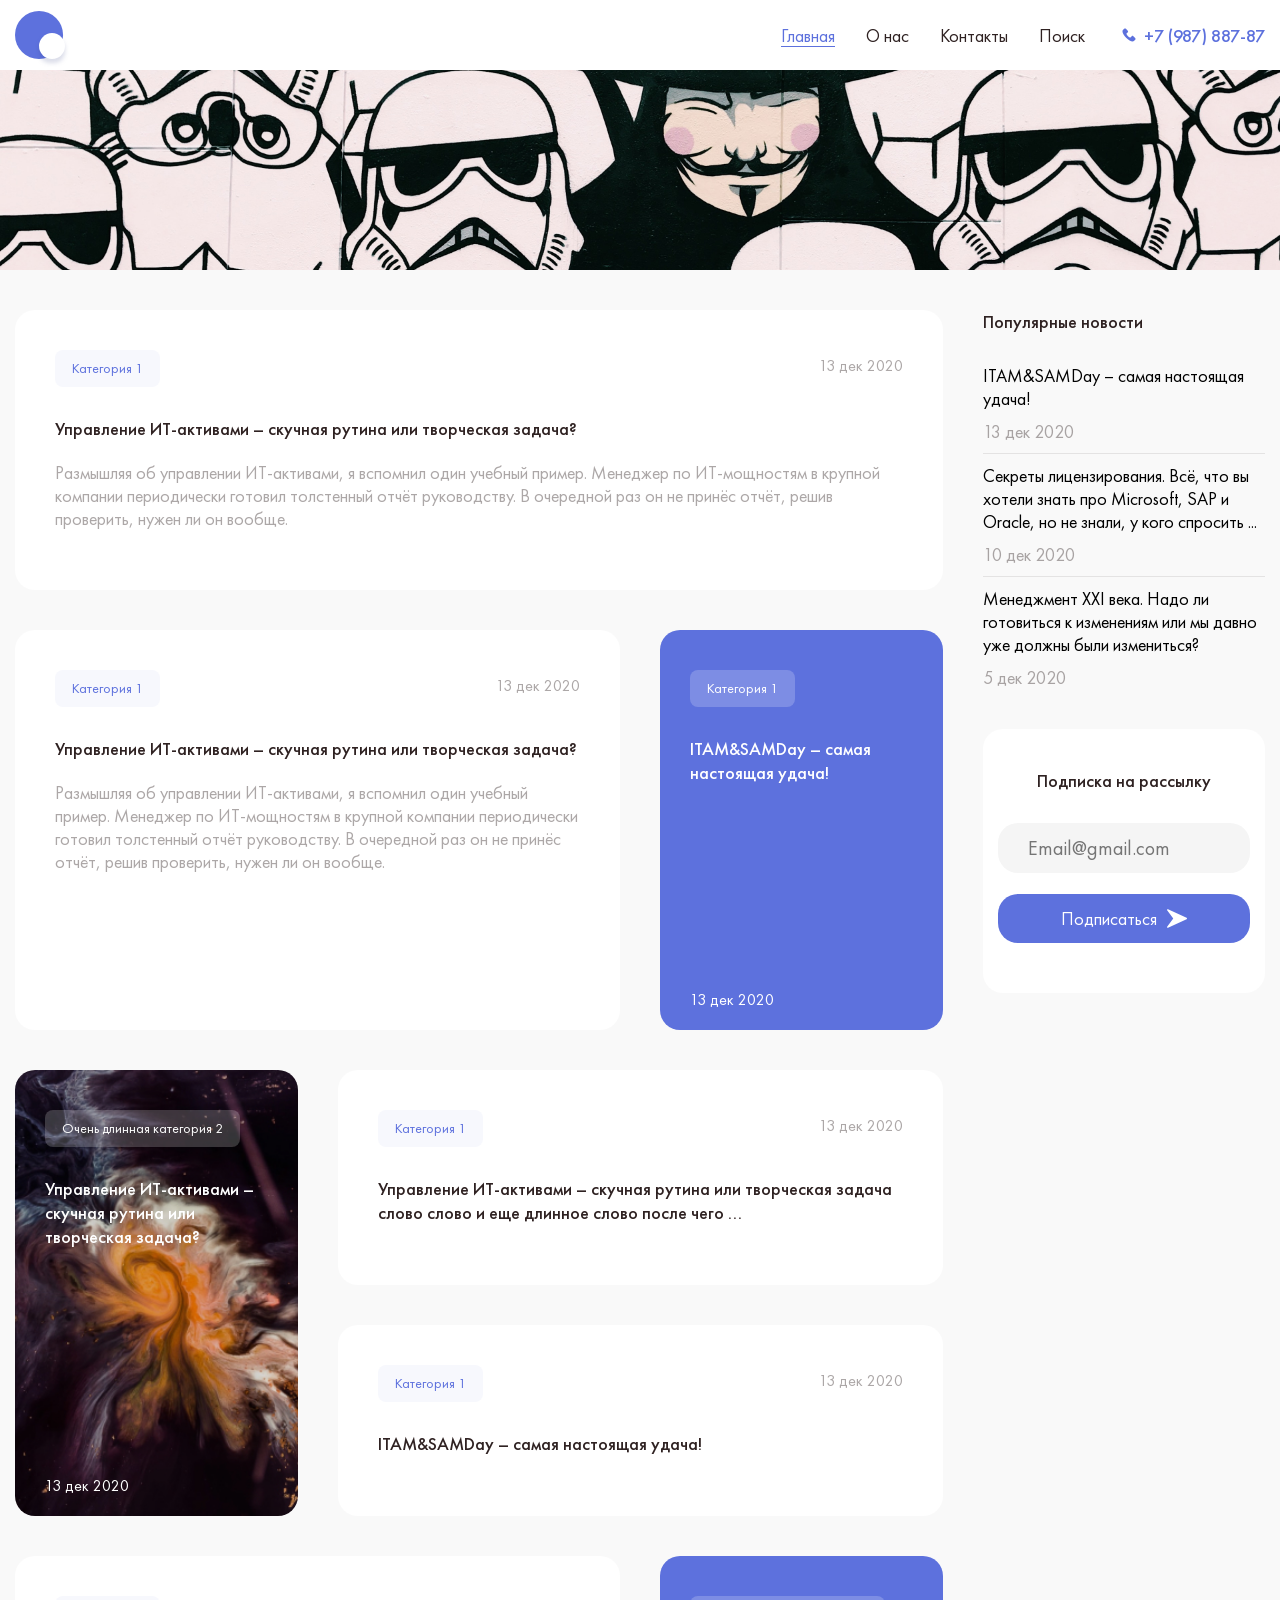
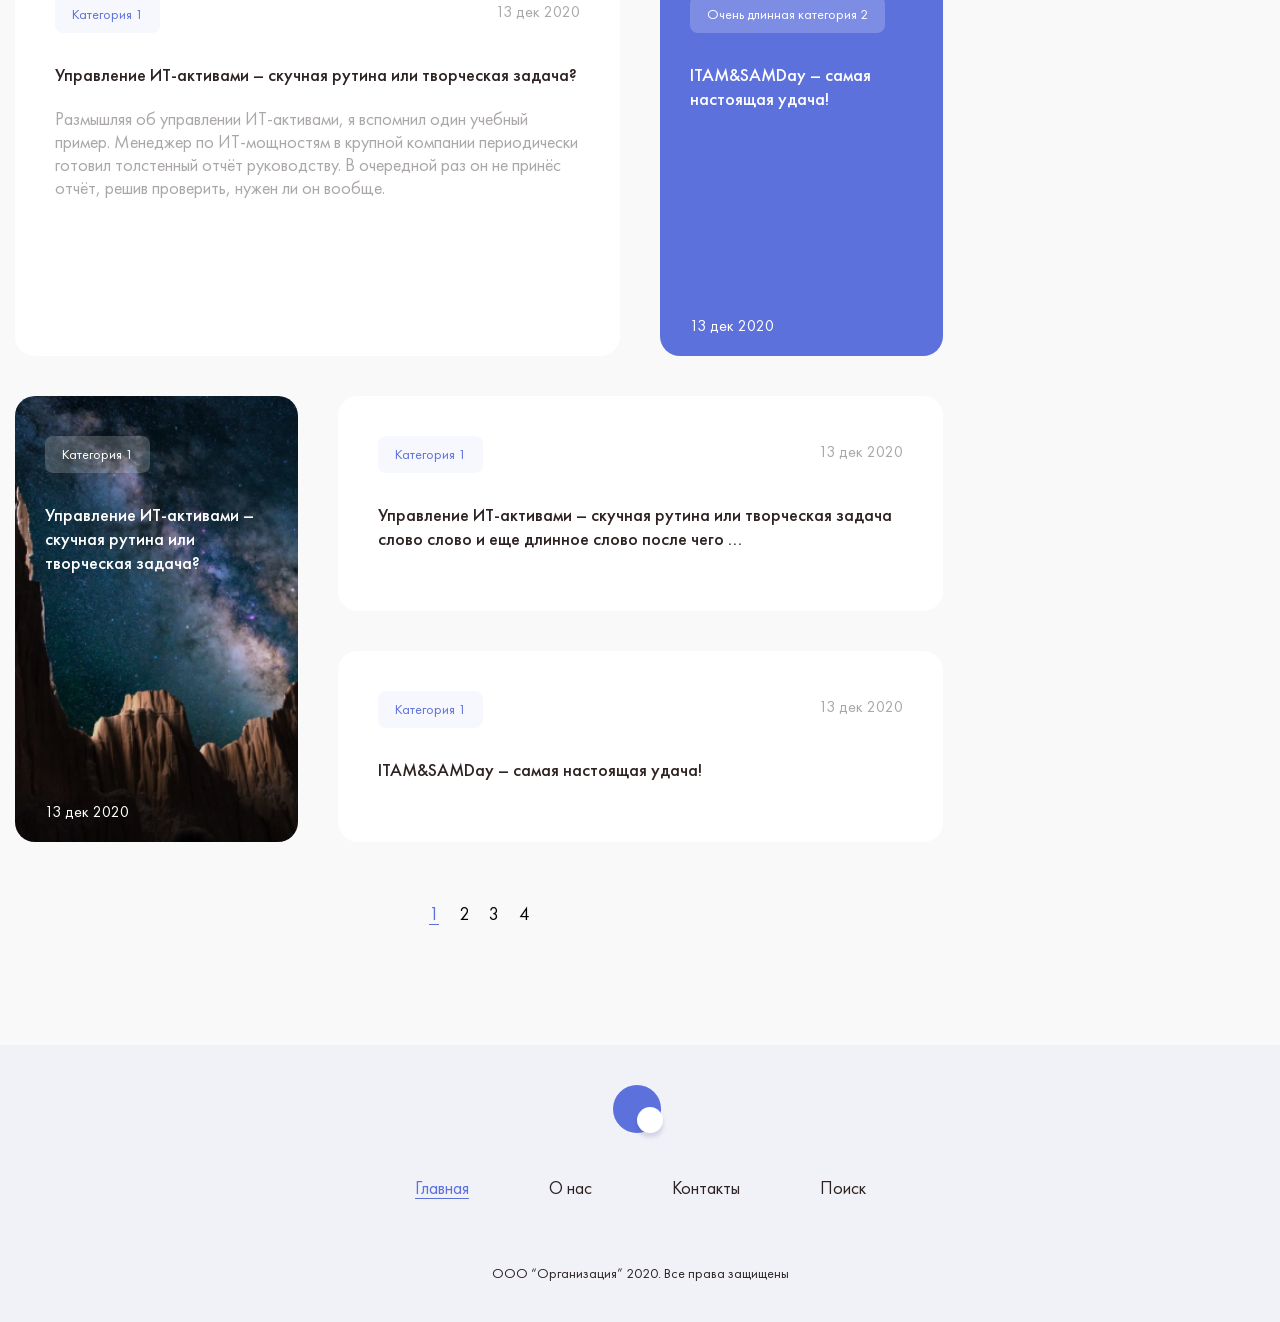
<file: index.html>
<!DOCTYPE html>
<html lang="ru">

<head>
  <meta charset="UTF-8">
  <meta http-equiv="X-UA-Compatible" content="IE=edge">
  <meta name="viewport" content="width=device-width, initial-scale=1.0">
  <link rel="stylesheet" href="css/style.css">
  <link rel="stylesheet" href="css/media.css">
  <title>Главная</title>
</head>

<body>
  <header class="header">
    <div class="container">
      <div class="header__grid">
        <a href="#" class="header__logo">
          <img src="./img/header/logo.svg" alt="">
        </a>
        <nav class="header__menu menu">
          <ul class="menu__list">
            <li class="menu__item"><a href="#" class="menu__link menu__link--active">Главная</a></li>
            <li class="menu__item"><a href="#" class="menu__link">О нас</a></li>
            <li class="menu__item"><a href="#" class="menu__link">Контакты</a></li>
            <li class="menu__item"><a href="#" class="menu__link">Поиск</a></li>
          </ul>
        </nav>
        <div class="header__menu-burger">
          <span></span>
          <span></span>
          <span></span>
        </div>
        <div class="header__phone phone">
          <a href="#" class="phone__link"><img src="/img/header/phone.svg" alt="">+7 (987) 887-87</a>
        </div>
      </div>
    </div>
  </header>
  <main class="main">
    <div class="banner" style="background-image: url('./img/wallpaper.jpg');"></div>
    <div class="container">
      <section class="main__grid">
        <ul class="main__content">
          <li class="blog-post">
            <a href="#" class="blog-post__category">Категория 1</a>
            <h3 class="blog-post__title title-blog"><a href="#" class="blog-post__link">Управление ИТ-активами – скучная
                рутина или творческая
                задача?</a></h3>
            <p class="blog-post__text">
              Размышляя об управлении ИТ-активами, я вспомнил один учебный пример. Менеджер по
              ИТ-мощностям в крупной компании периодически готовил толстенный отчёт руководству. В очередной раз он не
              принёс отчёт, решив проверить, нужен ли он вообще.
            </p>
            <time class="blog-post__time">13 дек 2020 </time>
          </li>
          <li class="blog-post">
            <a href="#" class="blog-post__category">Категория 1</a>
            <h3 class="blog-post__title title-blog"><a href="#" class="blog-post__link">Управление ИТ-активами – скучная
                рутина или
                творческая задача?</a></h3>
            <p class="blog-post__text">
              Размышляя об управлении ИТ-активами, я вспомнил один учебный пример. Менеджер по
              ИТ-мощностям в крупной компании периодически готовил толстенный отчёт руководству. В очередной раз он не
              принёс отчёт, решив проверить, нужен ли он вообще.
            </p>
            <time class="blog-post__time">13 дек 2020 </time>
          </li>
          <li class="blog-post blog-post--small">
            <a href="#" class="blog-post__category blog-post__category--t">Категория
              1</a>
            <h3 class="blog-post__title title-blog"><a href="#" class="blog-post__link">ITAM&SAMDay – самая настоящая
                удача!</a></h3>
            <time class="blog-post__time blog-post__time--bottom">13 дек 2020</time>
          </li>
          <li class="blog-post blog-post--small" style="background-image: url('./img/main/01.jpg');">
            <a href="#" class="blog-post__category blog-post__category--t">Очень длинная категория 2</a>
            <h3 class="blog-post__title title-blog"><a href="#" class="blog-post__link">Управление ИТ-активами – скучная
                рутина или
                творческая задача?</a></h3>
            <time class="blog-post__time blog-post__time--bottom">13 дек 2020</time>
          </li>
          <li class="blog-post">
            <a href="#" class="blog-post__category">Категория 1</a>
            <h3 class="blog-post__title title-blog"><a href="#" class="blog-post__link">Управление ИТ-активами – скучная
                рутина или
                творческая задача слово
                слово
                и
                еще длинное слово после чего ...</a></h3>
            <time class="blog-post__time">13 дек 2020 </time>
          </li>
          <li class="blog-post">
            <a href="#" class="blog-post__category">Категория 1</a>
            <h3 class="blog-post__title title-blog"><a href="#" class="blog-post__link">ITAM&SAMDay – самая настоящая
                удача!</a></h3>
            <time class="blog-post__time">13 дек 2020 </time>
          </li>
          <li class="blog-post">
            <a href="#" class="blog-post__category">Категория 1</a>
            <h3 class="blog-post__title title-blog"><a href="#" class="blog-post__link">Управление ИТ-активами – скучная
                рутина или
                творческая задача?</a></h3>
            <p class="blog-post__text">
              Размышляя об управлении ИТ-активами, я вспомнил один учебный пример. Менеджер по
              ИТ-мощностям в крупной компании периодически готовил толстенный отчёт руководству. В очередной раз он не
              принёс отчёт, решив проверить, нужен ли он вообще.
            </p>
            <time class="blog-post__time">13 дек 2020 </time>
          </li>
          <li class="blog-post blog-post--small">
            <a href="#" class="blog-post__category blog-post__category--t">Очень длинная категория 2</a>
            <h3 class="blog-post__title title-blog"><a href="#" class="blog-post__link">ITAM&SAMDay – самая настоящая
                удача!</a></h3>
            <time class="blog-post__time blog-post__time--bottom">13 дек 2020</time>
          </li>
          <li class="blog-post blog-post--small" style="background-image: url('./img/main/02.jpg');">
            <a href="#" class="blog-post__category blog-post__category--t">Категория
              1</a>
            <h3 class="blog-post__title title-blog"><a href="#" class="blog-post__link">Управление ИТ-активами – скучная
                рутина или
                творческая задача?</a></h3>
            <time class="blog-post__time blog-post__time--bottom">13 дек 2020</time>
          </li>
          <li class="blog-post">
            <a href="#" class="blog-post__category">Категория 1</a>
            <h3 class="blog-post__title title-blog"><a href="#" class="blog-post__link">Управление ИТ-активами – скучная
                рутина или
                творческая задача слово
                слово
                и
                еще длинное слово после чего ...</a></h3>
            <time class="blog-post__time">13 дек 2020 </time>
          </li>
          <li class="blog-post">
            <a href="#" class="blog-post__category">Категория 1</a>
            <h3 class="blog-post__title title-blog"><a href="#" class="blog-post__link">ITAM&SAMDay – самая настоящая
                удача!</a></h3>
            <time class="blog-post__time">13 дек 2020 </time>
          </li>
        </ul>
        <ul class="main__pagination pagination">
          <li class="pagination__item"><a href="#" class="pagination__link pagination__link--active">1</a></li>
          <li class="pagination__item"><a href="#" class="pagination__link">2</a></li>
          <li class="pagination__item"><a href="#" class="pagination__link">3</a></li>
          <li class="pagination__item"><a href="#" class="pagination__link">4</a></li>
        </ul>
        <aside class="sidebar">
          <section class="sidebar__news news">
            <h3 class="news__title title-blog">Популярные новости</h3>
            <ul class="news__column">
              <li class="news__item">
                <h3 class="news__article"><a href="#" class="blog-post__link">ITAM&SAMDay – самая настоящая удача!</a>
                </h3>
                <time class="news__time">13 дек 2020</time>
              </li>
              <li class="news__item">
                <h3 class="news__article"><a href="#" class="blog-post__link">Секреты лицензирования. Всё, что вы хотели
                    знать про Microsoft,
                    SAP и Oracle,
                    но
                    не знали, у кого спросить ...</a></h3>
                <time class="news__time">10 дек 2020</time>
              </li>
              <li class="news__item">
                <h3 class="news__article"><a href="#" class="blog-post__link">Менеджмент XXI века. Надо ли готовиться к
                    изменениям или мы давно
                    уже должны
                    были
                    измениться?</a></h3>
                <time class="news__time">5 дек 2020</time>
              </li>
            </ul>
          </section>
          <section class="sidebar__email-subscribe email-subscribe">
            <h3 class="email-subscribe__title title-blog">Подписка на рассылку</h3>
            <form action="#" class="subscribe__form sub-form">
              <input type="email" placeholder="Email@gmail.com" class="sub-form__input">
              <button class="sub-form__button"><span>Подписаться</span><img src="./img/main/subscribe.svg"
                  alt="subscribe__arrow"></button>
            </form>
          </section>
        </aside>
      </section>
    </div>
  </main>
  <footer class="footer">
    <div class="container">
      <div class="footer__column">
        <a href="#" class="footer__logo">
          <img src="./img/header/logo.svg" alt="logo">
        </a>
        <nav class="footer__nav menu">
          <ul class="menu__list menu__list--justify">
            <li class="menu__item menu__item--margin"><a href="#" class="menu__link menu__link--active">Главная</a></li>
            <li class="menu__item menu__item--margin"><a href="#" class="menu__link">О нас</a></li>
            <li class="menu__item menu__item--margin"><a href="#" class="menu__link">Контакты</a></li>
            <li class="menu__item menu__item--margin"><a href="#" class="menu__link">Поиск</a></li>
          </ul>
        </nav>
        <p class="footer__organization">ООО “Организация” 2020. Все права защищены</p>
      </div>
    </div>
  </footer>
</body>

</html>
</file>
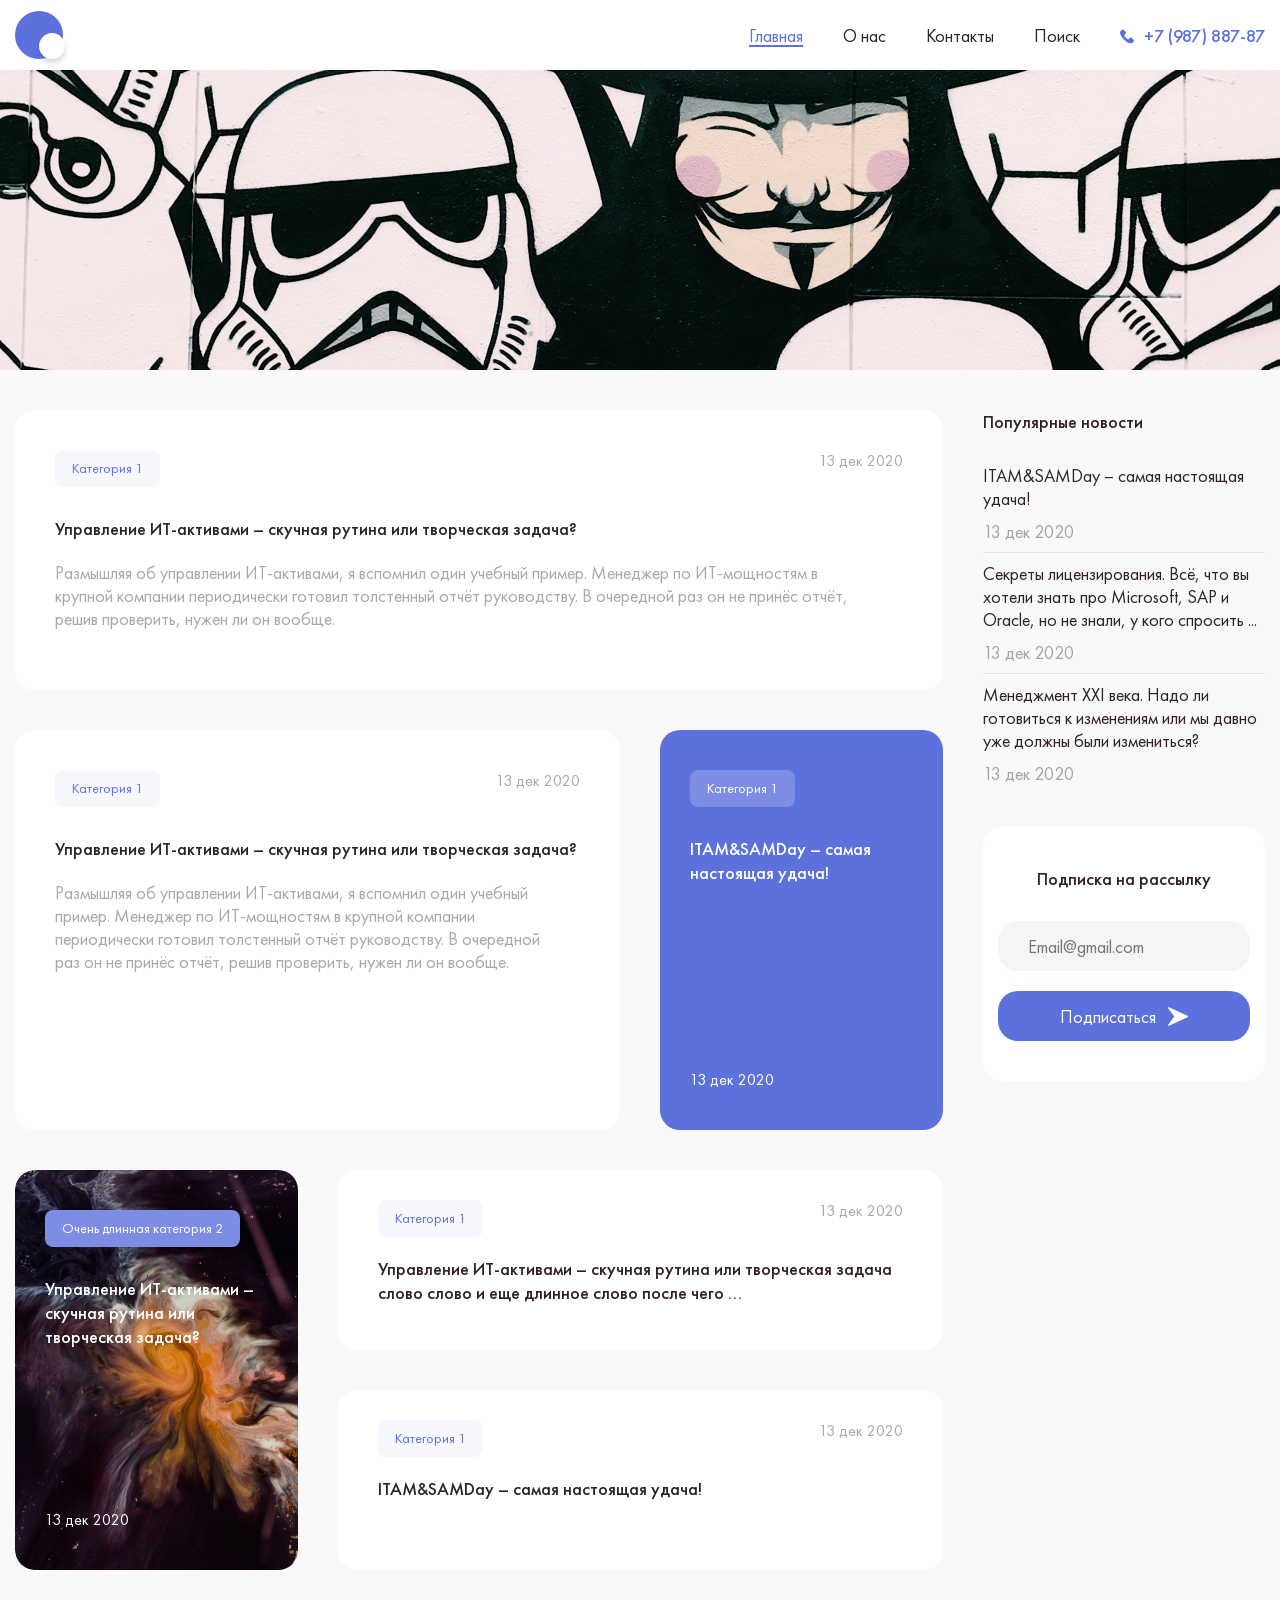
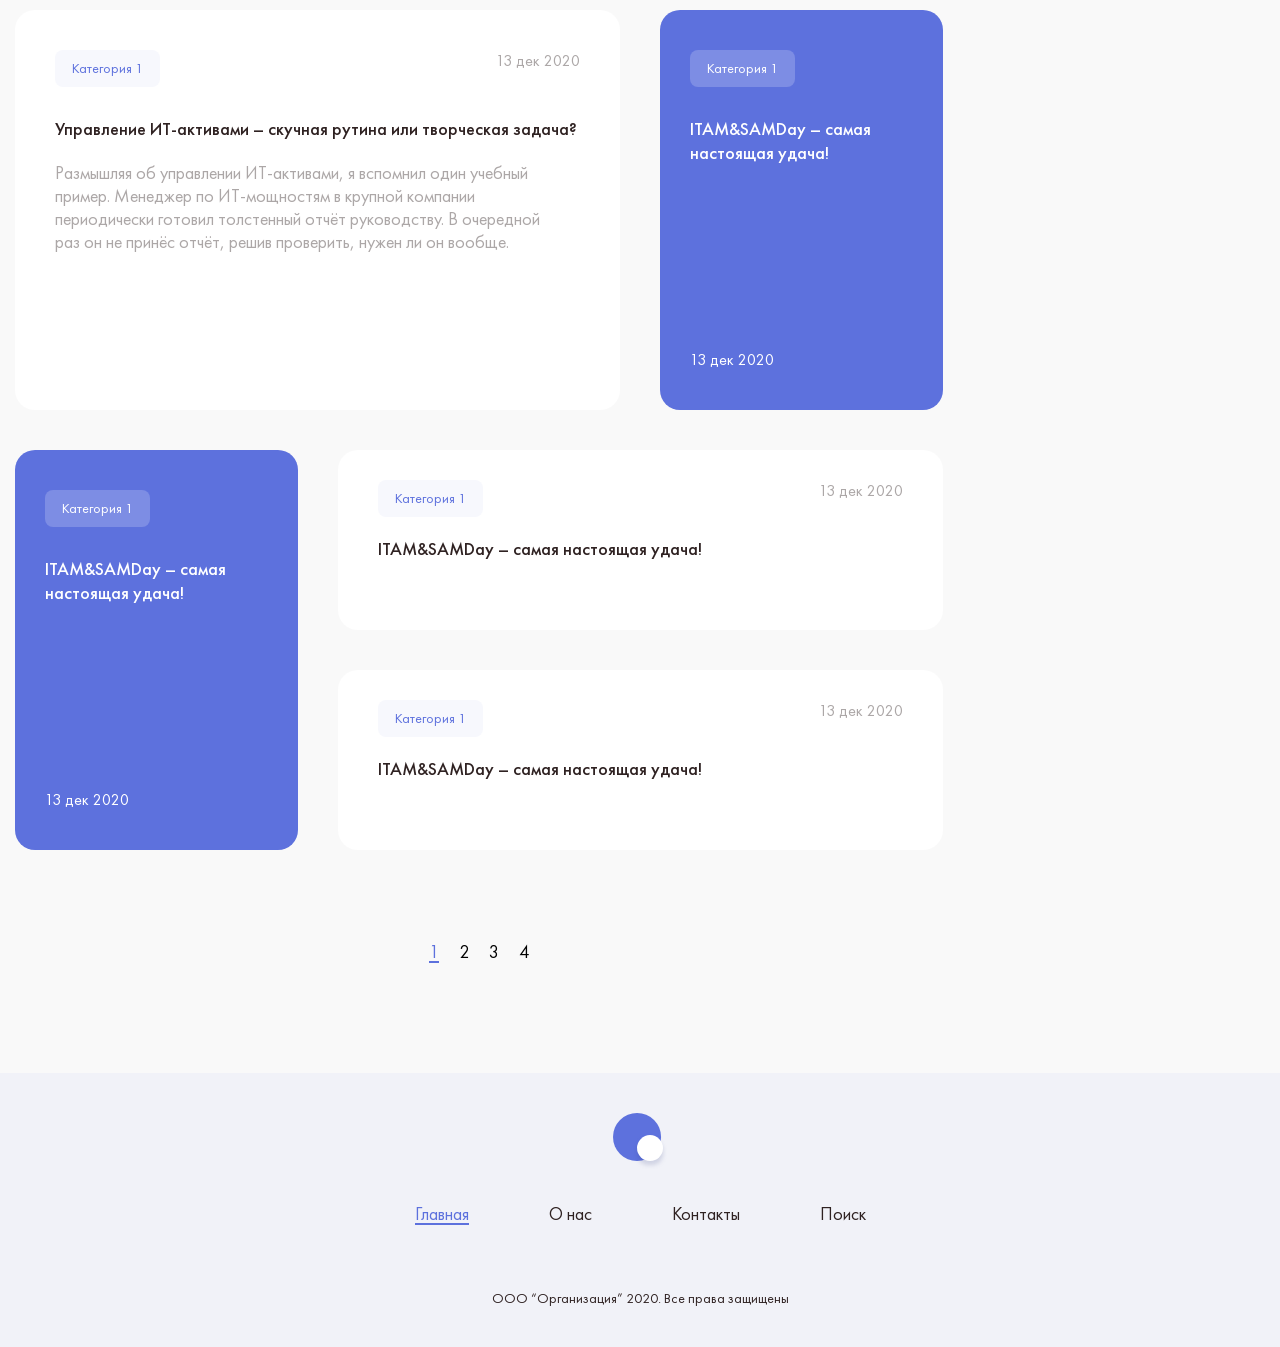
<file: Марафон верстки №3. Блог на WordPress/index.html>
<!DOCTYPE html>
<html lang="ru">

<head>
	<meta charset="UTF-8">
	<meta name="viewport" content="width=device-width, initial-scale=1.0">
	<title>Главная | Блог</title>
	<link rel="stylesheet" href="css/normalize.css">
	<link rel="stylesheet" href="css/style.css">
	<link rel="stylesheet" href="css/media.css">
</head>

<body>
	<header class="header">
		<div class="container header__container">
			<a class="logo header__logo">
				<img src="img/logo.svg" alt="Логотип Блога">
			</a>
			<div class="header__right">
				<nav class="nav header__nav">
					<ul class="nav__list list-reset">
						<li class="nav__item"><a class="nav__link nav__link--current">Главная</a></li>
						<li class="nav__item"><a href="#" class="nav__link">О нас</a></li>
						<li class="nav__item"><a href="#" class="nav__link">Контакты</a></li>
						<li class="nav__item"><a href="#" class="nav__link search-link">Поиск</a></li>
					</ul>
				</nav>
				<a href="tel:+798788787" class="phone">+7 (987) 887-87</a>
			</div>
		</div>
		<div class="header-search">
			<button class="btn-reset header-search__close">
				<svg width="10" height="10" viewBox="0 0 10 10" fill="none" xmlns="http://www.w3.org/2000/svg">
					<g clip-path="url(#clip0)">
						<path
							d="M0.141602 0.834488C-0.0458984 0.646988 -0.0458984 0.334925 0.141602 0.140869C0.335657 -0.0466309 0.641164 -0.0466309 0.83522 0.140869L4.99737 4.31001L9.16651 0.140869C9.35401 -0.0466309 9.66608 -0.0466309 9.85314 0.140869C10.0472 0.334925 10.0472 0.647425 9.85314 0.834488L5.69099 4.99708L9.85314 9.16622C10.0472 9.35372 10.0472 9.66578 9.85314 9.85984C9.66564 10.0473 9.35358 10.0473 9.16651 9.85984L4.99737 5.69069L0.83522 9.85984C0.641164 10.0473 0.335657 10.0473 0.141602 9.85984C-0.0458984 9.66578 -0.0458984 9.35328 0.141602 9.16622L4.30375 4.99708L0.141602 0.834488Z"
							fill="#2F2222" />
					</g>
					<defs>
						<clipPath id="clip0">
							<rect width="10" height="10" fill="white" />
						</clipPath>
					</defs>
				</svg>
			</button>
			<form action="#" class="header-search__form">
				<input type="search" class="header-search__input form-input">
				<button class="header-search__btn form-btn btn-reset">
					<span>Найти</span>
					<svg width="20" height="20" viewBox="0 0 20 20" fill="none" xmlns="http://www.w3.org/2000/svg">
						<path
							d="M19.8779 18.6996L14.0681 12.8897C15.17 11.5293 15.8334 9.79975 15.8334 7.9167C15.8334 3.55145 12.2819 0 7.91666 0C3.55141 0 0 3.55145 0 7.9167C0 12.2819 3.55145 15.8334 7.9167 15.8334C9.79975 15.8334 11.5293 15.17 12.8897 14.0681L18.6996 19.878C18.8623 20.0407 19.1261 20.0407 19.2889 19.878L19.878 19.2888C20.0407 19.1261 20.0407 18.8623 19.8779 18.6996ZM7.9167 14.1667C4.47024 14.1667 1.66668 11.3631 1.66668 7.9167C1.66668 4.47024 4.47024 1.66668 7.9167 1.66668C11.3631 1.66668 14.1667 4.47024 14.1667 7.9167C14.1667 11.3631 11.3631 14.1667 7.9167 14.1667Z"
							fill="white" />
					</svg>
				</button>
			</form>
		</div>
	</header>
	<main class="main">
		<section class="banner">
			<h1 class="visually-hidden">Сайт-блог по такой-то теме</h1>
		</section>
		<section class="content">
			<h2 class="visually-hidden">Статьи нашего блога</h2>
			<div class="container content__container">
				<div class="posts">
					<article class="blog-post blog-post--main">
						<a href="#cat" class="blog-post__category">Категория 1</a>
						<h3 class="blog-post__title blog-title">
							<a href="#link" class="blog-post__link">
								Управление ИТ-активами – скучная рутина или творческая задача?
							</a>
						</h3>
						<p class="blog-post__descr">
							Размышляя об управлении ИТ-активами, я вспомнил один учебный пример. Менеджер по ИТ-мощностям в крупной
							компании
							периодически готовил толстенный отчёт руководству. В очередной раз он не принёс отчёт, решив проверить,
							нужен ли
							он вообще.
						</p>
						<time class="blog-post__date">13 дек 2020</time>
					</article>
					<ul class="post-grid list-reset">
						<li class="post-grid__item">
							<article class="blog-post">
								<a href="" class="blog-post__category">Категория 1</a>
								<h3 class="blog-post__title blog-title">
									<a href="#" class="blog-post__link">
										Управление ИТ-активами – скучная рутина или творческая задача?
									</a>
								</h3>
								<p class="blog-post__descr">
									Размышляя об управлении ИТ-активами, я вспомнил один учебный пример. Менеджер по ИТ-мощностям в
									крупной
									компании
									периодически готовил толстенный отчёт руководству. В очередной раз он не принёс отчёт, решив
									проверить, нужен
									ли
									он вообще.
								</p>
								<time class="blog-post__date">13 дек 2020</time>
							</article>
						</li>
						<li class="post-grid__item">
							<article class="blog-post">
								<a href="" class="blog-post__category">Категория 1</a>
								<h3 class="blog-post__title blog-title">
									<a href="#" class="blog-post__link">
										ITAM&SAMDay – самая настоящая удача!
									</a>
								</h3>
								<time class="blog-post__date">13 дек 2020</time>
							</article>
						</li>
						<li class="post-grid__item">
							<article class="blog-post" style="background-image: url('img/post-bg.jpg');">
								<a href="" class="blog-post__category">Очень длинная категория 2</a>
								<h3 class="blog-post__title blog-title">
									<a href="#" class="blog-post__link">
										Управление ИТ-активами – скучная рутина или творческая задача?
									</a>
								</h3>
								<time class="blog-post__date">13 дек 2020</time>
							</article>
						</li>
						<li class="post-grid__item">
							<article class="blog-post" style="background-image: url('');">
								<a href="" class="blog-post__category">Категория 1</a>
								<h3 class="blog-post__title blog-title">
									<a href="#" class="blog-post__link">
										Управление ИТ-активами – скучная рутина или творческая задача слово слово и еще длинное слово после
										чего ...
									</a>
								</h3>
								<time class="blog-post__date">13 дек 2020</time>
							</article>
						</li>
						<li class="post-grid__item">
							<article class="blog-post" style="background-image: url('');">
								<a href="" class="blog-post__category">Категория 1</a>
								<h3 class="blog-post__title blog-title">
									<a href="#" class="blog-post__link">
										ITAM&SAMDay – самая настоящая удача!
									</a>
								</h3>
								<time class="blog-post__date">13 дек 2020</time>
							</article>
						</li>
						<li class="post-grid__item">
							<article class="blog-post">
								<a href="" class="blog-post__category">Категория 1</a>
								<h3 class="blog-post__title blog-title">
									<a href="#" class="blog-post__link">
										Управление ИТ-активами – скучная рутина или творческая задача?
									</a>
								</h3>
								<p class="blog-post__descr">
									Размышляя об управлении ИТ-активами, я вспомнил один учебный пример. Менеджер по ИТ-мощностям в
									крупной
									компании
									периодически готовил толстенный отчёт руководству. В очередной раз он не принёс отчёт, решив
									проверить,
									нужен
									ли
									он вообще.
								</p>
								<time class="blog-post__date">13 дек 2020</time>
							</article>
						</li>
						<li class="post-grid__item">
							<article class="blog-post">
								<a href="" class="blog-post__category">Категория 1</a>
								<h3 class="blog-post__title blog-title">
									<a href="#" class="blog-post__link">
										ITAM&SAMDay – самая настоящая удача!
									</a>
								</h3>
								<time class="blog-post__date">13 дек 2020</time>
							</article>
						</li>
						<li class="post-grid__item">
							<article class="blog-post" style="background-image: url('');">
								<a href="" class="blog-post__category">Категория 1</a>
								<h3 class="blog-post__title blog-title">
									<a href="#" class="blog-post__link">
										ITAM&SAMDay – самая настоящая удача!
									</a>
								</h3>
								<time class="blog-post__date">13 дек 2020</time>
							</article>
						</li>
						<li class="post-grid__item">
							<article class="blog-post" style="background-image: url('');">
								<a href="" class="blog-post__category">Категория 1</a>
								<h3 class="blog-post__title blog-title">
									<a href="#" class="blog-post__link">
										ITAM&SAMDay – самая настоящая удача!
									</a>
								</h3>
								<time class="blog-post__date">13 дек 2020</time>
							</article>
						</li>
						<li class="post-grid__item">
							<article class="blog-post" style="background-image: url('');">
								<a href="" class="blog-post__category">Категория 1</a>
								<h3 class="blog-post__title blog-title">
									<a href="#" class="blog-post__link">
										ITAM&SAMDay – самая настоящая удача!
									</a>
								</h3>
								<time class="blog-post__date">13 дек 2020</time>
							</article>
						</li>
					</ul>
					<ul class="pagination list-reset">
						<li class="pagination__item">
							<a class="pagination__link pagination__link--current">1</a>
						</li>
						<li class="pagination__item">
							<a href="#" class="pagination__link">2</a>
						</li>
						<li class="pagination__item">
							<a href="#" class="pagination__link">3</a>
						</li>
						<li class="pagination__item">
							<a href="#" class="pagination__link">4</a>
						</li>
					</ul>
				</div>
				<aside class="sidebar">
					<div class="popular-posts">
						<h3 class="popular-posts__title blog-title">Популярные новости</h3>
						<ul class="popular-posts__list list-reset">
							<li class="popular-posts__item">
								<article class="blog-post popular-post__article">
									<h3 class="blog-post__title blog-title">
										<a href="" class="blog-post__link">ITAM&SAMDay – самая настоящая удача!</a>
									</h3>
									<time class="blog-post__date">13 дек 2020</time>
								</article>
							</li>
							<li class="popular-posts__item">
								<article class="blog-post popular-post__article">
									<h3 class="blog-post__title blog-title">
										<a href="" class="blog-post__link">
											Секреты лицензирования. Всё, что вы хотели знать про Microsoft, SAP и
											Oracle, но
											не знали, у кого спросить ...
										</a>
									</h3>
									<time class="blog-post__date">13 дек 2020</time>
								</article>
							</li>
							<li class="popular-posts__item">
								<article class="blog-post popular-post__article">
									<h3 class="blog-post__title blog-title">
										<a href="" class="blog-post__link">
											Менеджмент XXI века. Надо ли готовиться к изменениям или мы давно уже
											должны были
											измениться?
										</a>
									</h3>
									<time class="blog-post__date">13 дек 2020</time>
								</article>
							</li>
						</ul>
					</div>
					<div class="subscribe">
						<h3 class="subscribe__title blog-title">Подписка на рассылку</h3>
						<form action="#" class="subscribe__form sub-form">
							<input type="email" class="sub-form__input form-input" placeholder="Email@gmail.com">
							<button class="sub-form__btn form-btn btn-reset">
								<span>Подписаться</span>
								<svg width="20" height="21" viewBox="0 0 20 21" fill="none" xmlns="http://www.w3.org/2000/svg">
									<g clip-path="url(#clip0)">
										<path
											d="M19.5857 9.85046L1.01474 1.27924C0.719033 1.14496 0.366184 1.22496 0.160475 1.47924C-0.046663 1.73352 -0.0538057 2.09494 0.143332 2.35636L6.25033 10.499L0.143332 18.6417C-0.0538057 18.9031 -0.046663 19.2659 0.159046 19.5188C0.297614 19.6917 0.504752 19.7845 0.714747 19.7845C0.816173 19.7845 0.917599 19.7631 1.01331 19.7188L19.5843 11.1476C19.8386 11.0304 20 10.7776 20 10.499C20 10.2205 19.8386 9.9676 19.5857 9.85046Z"
											fill="white" />
									</g>
									<defs>
										<clipPath id="clip0">
											<rect width="20" height="20" fill="white" transform="translate(0 0.5)" />
										</clipPath>
									</defs>
								</svg>

							</button>
						</form>
					</div>
				</aside>
			</div>
		</section>
	</main>
	<footer class="footer">
		<div class="container footer__container">
			<a class="logo footer__logo">
				<img src="img/logo.svg" alt="Логотип Блога">
			</a>
			<nav class="nav footer__nav">
				<ul class="nav__list list-reset">
					<li class="nav__item"><a class="nav__link nav__link--current">Главная</a></li>
					<li class="nav__item"><a href="#" class="nav__link">О нас</a></li>
					<li class="nav__item"><a href="#" class="nav__link">Контакты</a></li>
					<li class="nav__item"><a href="#" class="nav__link search-link">Поиск</a></li>
				</ul>
			</nav>
			<small class="footer__copy">ООО “Организация” 2020. Все права защищены</small>
		</div>
	</footer>
	<script>

		const searchLink = document.querySelector('.search-link');
		const searchBlock = document.querySelector('.header-search');
		const searchClose = document.querySelector('.header-search__close');
		searchLink.addEventListener('click', () => {
			searchBlock.style.display = 'block';
		});

		searchClose.addEventListener('click', () => {
			searchBlock.style.display = 'none';
		});

	</script>
</body>

</html>
</file>
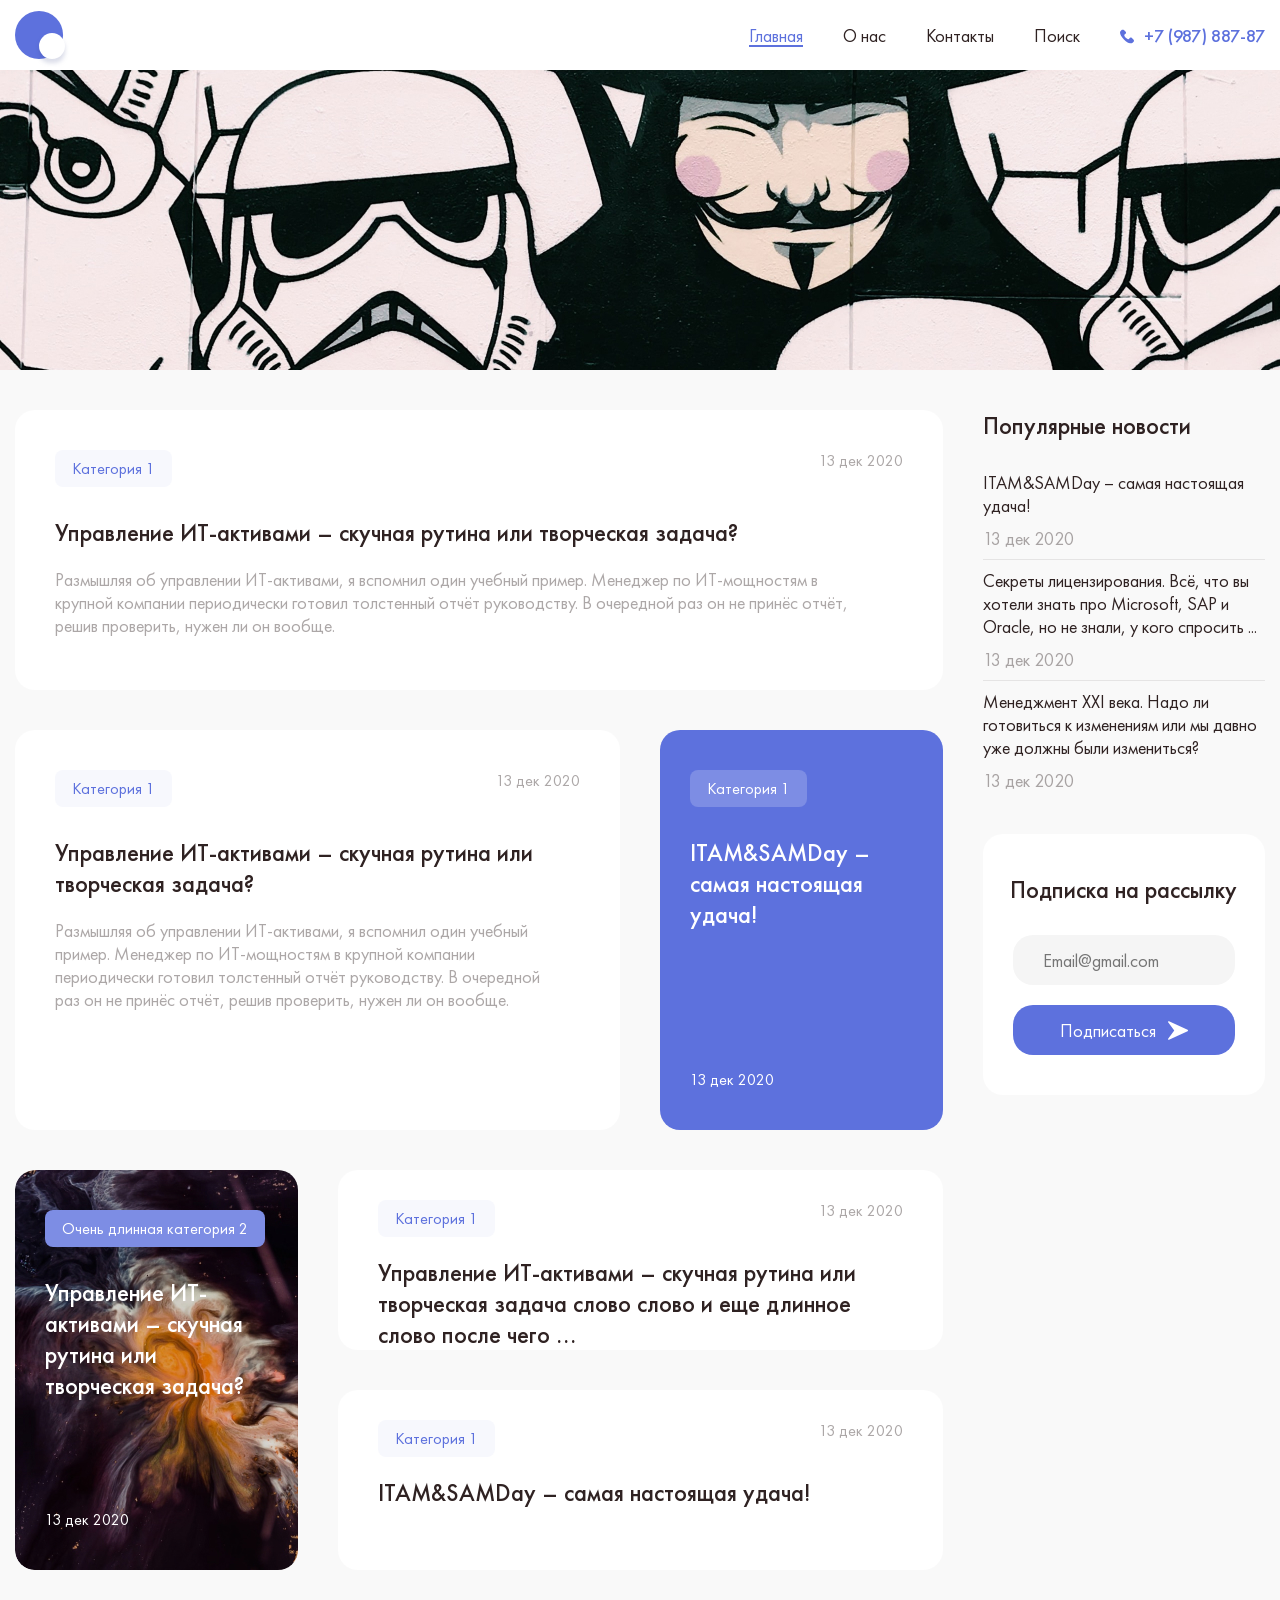
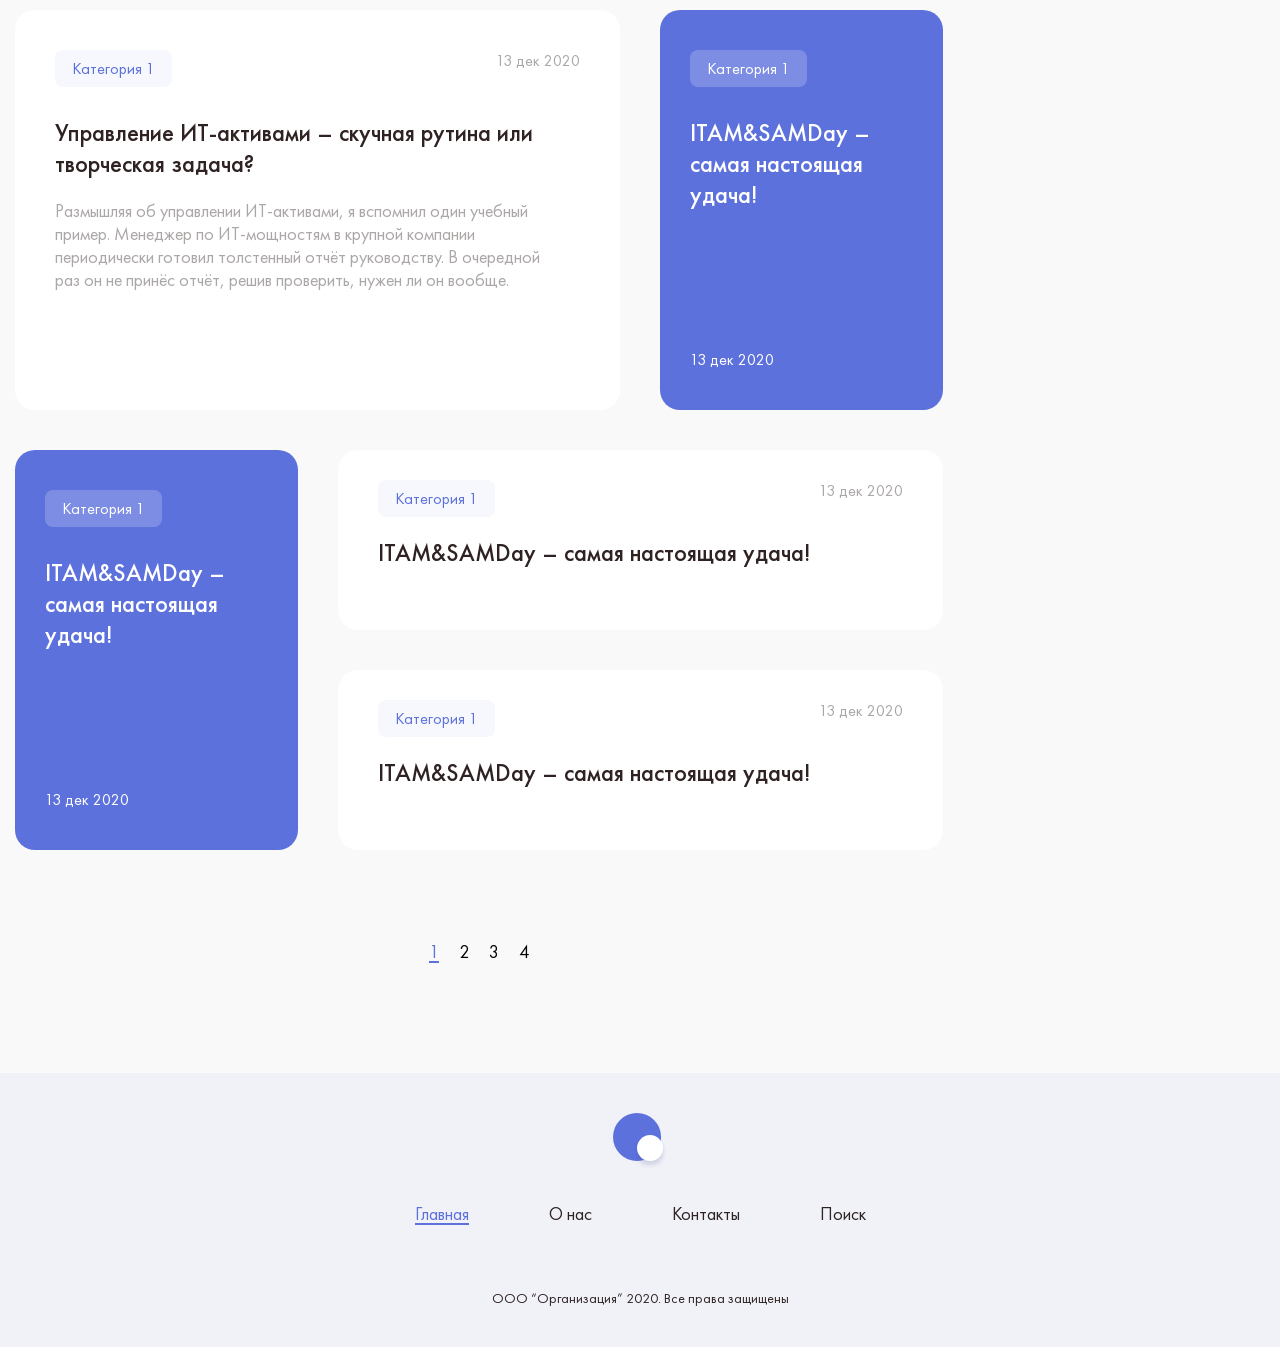
<file: source/maxgraph-youtube-source-master/Марафон верстки №3. Блог на WordPress/index.html>
<!DOCTYPE html>
<html lang="ru">
<head>
	<meta charset="UTF-8">
	<meta name="viewport" content="width=device-width, initial-scale=1.0">
	<title>Главная | Блог</title>
	<link rel="stylesheet" href="css/normalize.css">
	<link rel="stylesheet" href="css/style.css">
	<link rel="stylesheet" href="css/media.css">
</head>
<body>
	<header class="header">
		<div class="container header__container">
			<a class="logo header__logo">
				<img src="img/logo.svg" alt="Логотип Блога">
			</a>
			<div class="header__right">
				<nav class="nav header__nav">
					<ul class="nav__list list-reset">
						<li class="nav__item"><a class="nav__link nav__link--current">Главная</a></li>
						<li class="nav__item"><a href="#" class="nav__link">О нас</a></li>
						<li class="nav__item"><a href="#" class="nav__link">Контакты</a></li>
						<li class="nav__item"><a href="#" class="nav__link search-link">Поиск</a></li>
					</ul>
				</nav>
				<a href="tel:+798788787" class="phone">+7 (987) 887-87</a>
			</div>
		</div>
		<div class="header-search">
			<button class="btn-reset header-search__close">
				<svg width="10" height="10" viewBox="0 0 10 10" fill="none" xmlns="http://www.w3.org/2000/svg">
					<g clip-path="url(#clip0)">
						<path
							d="M0.141602 0.834488C-0.0458984 0.646988 -0.0458984 0.334925 0.141602 0.140869C0.335657 -0.0466309 0.641164 -0.0466309 0.83522 0.140869L4.99737 4.31001L9.16651 0.140869C9.35401 -0.0466309 9.66608 -0.0466309 9.85314 0.140869C10.0472 0.334925 10.0472 0.647425 9.85314 0.834488L5.69099 4.99708L9.85314 9.16622C10.0472 9.35372 10.0472 9.66578 9.85314 9.85984C9.66564 10.0473 9.35358 10.0473 9.16651 9.85984L4.99737 5.69069L0.83522 9.85984C0.641164 10.0473 0.335657 10.0473 0.141602 9.85984C-0.0458984 9.66578 -0.0458984 9.35328 0.141602 9.16622L4.30375 4.99708L0.141602 0.834488Z"
							fill="#2F2222" />
					</g>
					<defs>
						<clipPath id="clip0">
							<rect width="10" height="10" fill="white" />
						</clipPath>
					</defs>
				</svg>
			</button>
			<form action="#" class="header-search__form">
				<input type="search" class="header-search__input form-input">
				<button class="header-search__btn form-btn btn-reset">
					<span>Найти</span>
					<svg width="20" height="20" viewBox="0 0 20 20" fill="none" xmlns="http://www.w3.org/2000/svg">
						<path
							d="M19.8779 18.6996L14.0681 12.8897C15.17 11.5293 15.8334 9.79975 15.8334 7.9167C15.8334 3.55145 12.2819 0 7.91666 0C3.55141 0 0 3.55145 0 7.9167C0 12.2819 3.55145 15.8334 7.9167 15.8334C9.79975 15.8334 11.5293 15.17 12.8897 14.0681L18.6996 19.878C18.8623 20.0407 19.1261 20.0407 19.2889 19.878L19.878 19.2888C20.0407 19.1261 20.0407 18.8623 19.8779 18.6996ZM7.9167 14.1667C4.47024 14.1667 1.66668 11.3631 1.66668 7.9167C1.66668 4.47024 4.47024 1.66668 7.9167 1.66668C11.3631 1.66668 14.1667 4.47024 14.1667 7.9167C14.1667 11.3631 11.3631 14.1667 7.9167 14.1667Z"
							fill="white" />
					</svg>
				</button>
			</form>
		</div>
	</header>
	<main class="main">
		<section class="banner">
			<h1 class="visually-hidden">Сайт-блог по такой-то теме</h1>
		</section>
		<section class="content">
			<h2 class="visually-hidden">Статьи нашего блога</h2>
			<div class="container content__container">
				<div class="posts">
					<article class="blog-post blog-post--main">
						<a href="#cat" class="blog-post__category">Категория 1</a>
						<h3 class="blog-post__title blog-title">
							<a href="#link" class="blog-post__link">
								Управление ИТ-активами – скучная рутина или творческая задача?
							</a>
						</h3>
						<p class="blog-post__descr">
							Размышляя об управлении ИТ-активами, я вспомнил один учебный пример. Менеджер по ИТ-мощностям в крупной компании
							периодически готовил толстенный отчёт руководству. В очередной раз он не принёс отчёт, решив проверить, нужен ли
							он вообще.
						</p>
						<time class="blog-post__date">13 дек 2020</time>
					</article>
					<ul class="post-grid list-reset">
						<li class="post-grid__item">
							<article class="blog-post">
								<a href="" class="blog-post__category">Категория 1</a>
								<h3 class="blog-post__title blog-title">
									<a href="#" class="blog-post__link">
										Управление ИТ-активами – скучная рутина или творческая задача?
									</a>
								</h3>
								<p class="blog-post__descr">
									Размышляя об управлении ИТ-активами, я вспомнил один учебный пример. Менеджер по ИТ-мощностям в крупной
									компании
									периодически готовил толстенный отчёт руководству. В очередной раз он не принёс отчёт, решив проверить, нужен
									ли
									он вообще.
								</p>
								<time class="blog-post__date">13 дек 2020</time>
							</article>
						</li>
						<li class="post-grid__item">
							<article class="blog-post">
								<a href="" class="blog-post__category">Категория 1</a>
								<h3 class="blog-post__title blog-title">
									<a href="#" class="blog-post__link">
										ITAM&SAMDay – самая настоящая удача!
									</a>
								</h3>
								<time class="blog-post__date">13 дек 2020</time>
							</article>
						</li>
						<li class="post-grid__item">
							<article class="blog-post" style="background-image: url('img/post-bg.jpg');">
								<a href="" class="blog-post__category">Очень длинная категория 2</a>
								<h3 class="blog-post__title blog-title">
									<a href="#" class="blog-post__link">
										Управление ИТ-активами – скучная рутина или творческая задача?
									</a>
								</h3>
								<time class="blog-post__date">13 дек 2020</time>
							</article>
						</li>
						<li class="post-grid__item">
							<article class="blog-post" style="background-image: url('');">
								<a href="" class="blog-post__category">Категория 1</a>
								<h3 class="blog-post__title blog-title">
									<a href="#" class="blog-post__link">
										Управление ИТ-активами – скучная рутина или творческая задача слово слово и еще длинное слово после чего ...
									</a>
								</h3>
								<time class="blog-post__date">13 дек 2020</time>
							</article>
						</li>
						<li class="post-grid__item">
							<article class="blog-post" style="background-image: url('');">
								<a href="" class="blog-post__category">Категория 1</a>
								<h3 class="blog-post__title blog-title">
									<a href="#" class="blog-post__link">
										ITAM&SAMDay – самая настоящая удача!
									</a>
								</h3>
								<time class="blog-post__date">13 дек 2020</time>
							</article>
						</li>
						<li class="post-grid__item">
							<article class="blog-post">
								<a href="" class="blog-post__category">Категория 1</a>
								<h3 class="blog-post__title blog-title">
									<a href="#" class="blog-post__link">
										Управление ИТ-активами – скучная рутина или творческая задача?
									</a>
								</h3>
								<p class="blog-post__descr">
									Размышляя об управлении ИТ-активами, я вспомнил один учебный пример. Менеджер по ИТ-мощностям в крупной
									компании
									периодически готовил толстенный отчёт руководству. В очередной раз он не принёс отчёт, решив проверить,
									нужен
									ли
									он вообще.
								</p>
								<time class="blog-post__date">13 дек 2020</time>
							</article>
						</li>
						<li class="post-grid__item">
							<article class="blog-post">
								<a href="" class="blog-post__category">Категория 1</a>
								<h3 class="blog-post__title blog-title">
									<a href="#" class="blog-post__link">
										ITAM&SAMDay – самая настоящая удача!
									</a>
								</h3>
								<time class="blog-post__date">13 дек 2020</time>
							</article>
						</li>
						<li class="post-grid__item">
							<article class="blog-post" style="background-image: url('');">
								<a href="" class="blog-post__category">Категория 1</a>
								<h3 class="blog-post__title blog-title">
									<a href="#" class="blog-post__link">
										ITAM&SAMDay – самая настоящая удача!
									</a>
								</h3>
								<time class="blog-post__date">13 дек 2020</time>
							</article>
						</li>
						<li class="post-grid__item">
							<article class="blog-post" style="background-image: url('');">
								<a href="" class="blog-post__category">Категория 1</a>
								<h3 class="blog-post__title blog-title">
									<a href="#" class="blog-post__link">
										ITAM&SAMDay – самая настоящая удача!
									</a>
								</h3>
								<time class="blog-post__date">13 дек 2020</time>
							</article>
						</li>
						<li class="post-grid__item">
							<article class="blog-post" style="background-image: url('');">
								<a href="" class="blog-post__category">Категория 1</a>
								<h3 class="blog-post__title blog-title">
									<a href="#" class="blog-post__link">
										ITAM&SAMDay – самая настоящая удача!
									</a>
								</h3>
								<time class="blog-post__date">13 дек 2020</time>
							</article>
						</li>
					</ul>
					<ul class="pagination list-reset">
						<li class="pagination__item">
							<a class="pagination__link pagination__link--current">1</a>
						</li>
						<li class="pagination__item">
							<a href="#" class="pagination__link">2</a>
						</li>
						<li class="pagination__item">
							<a href="#" class="pagination__link">3</a>
						</li>
						<li class="pagination__item">
							<a href="#" class="pagination__link">4</a>
						</li>
					</ul>
				</div>
				<aside class="sidebar">
					<div class="popular-posts">
						<h3 class="popular-posts__title blog-title">Популярные новости</h3>
						<ul class="popular-posts__list list-reset">
							<li class="popular-posts__item">
								<article class="blog-post popular-post__article">
									<h3 class="blog-post__title blog-title">
										<a href="" class="blog-post__link">ITAM&SAMDay – самая настоящая удача!</a>
									</h3>
									<time class="blog-post__date">13 дек 2020</time>
								</article>
							</li>
							<li class="popular-posts__item">
								<article class="blog-post popular-post__article">
									<h3 class="blog-post__title blog-title">
										<a href="" class="blog-post__link">
											Секреты лицензирования. Всё, что вы хотели знать про Microsoft, SAP и
											Oracle, но
											не знали, у кого спросить ...
										</a>
									</h3>
									<time class="blog-post__date">13 дек 2020</time>
								</article>
							</li>
							<li class="popular-posts__item">
								<article class="blog-post popular-post__article">
									<h3 class="blog-post__title blog-title">
										<a href="" class="blog-post__link">
											Менеджмент XXI века. Надо ли готовиться к изменениям или мы давно уже
											должны были
											измениться?
										</a>
									</h3>
									<time class="blog-post__date">13 дек 2020</time>
								</article>
							</li>
						</ul>
					</div>
					<div class="subscribe">
						<h3 class="subscribe__title blog-title">Подписка на рассылку</h3>
						<form action="#" class="subscribe__form sub-form">
							<input type="email" class="sub-form__input form-input" placeholder="Email@gmail.com">
							<button class="sub-form__btn form-btn btn-reset">
								<span>Подписаться</span>
								<svg width="20" height="21" viewBox="0 0 20 21" fill="none" xmlns="http://www.w3.org/2000/svg">
									<g clip-path="url(#clip0)">
										<path
											d="M19.5857 9.85046L1.01474 1.27924C0.719033 1.14496 0.366184 1.22496 0.160475 1.47924C-0.046663 1.73352 -0.0538057 2.09494 0.143332 2.35636L6.25033 10.499L0.143332 18.6417C-0.0538057 18.9031 -0.046663 19.2659 0.159046 19.5188C0.297614 19.6917 0.504752 19.7845 0.714747 19.7845C0.816173 19.7845 0.917599 19.7631 1.01331 19.7188L19.5843 11.1476C19.8386 11.0304 20 10.7776 20 10.499C20 10.2205 19.8386 9.9676 19.5857 9.85046Z"
											fill="white" />
									</g>
									<defs>
										<clipPath id="clip0">
											<rect width="20" height="20" fill="white" transform="translate(0 0.5)" />
										</clipPath>
									</defs>
								</svg>

							</button>
						</form>
					</div>
				</aside>
			</div>
		</section>
	</main>
	<footer class="footer">
		<div class="container footer__container">
			<a class="logo footer__logo">
				<img src="img/logo.svg" alt="Логотип Блога">
			</a>
			<nav class="nav footer__nav">
				<ul class="nav__list list-reset">
					<li class="nav__item"><a class="nav__link nav__link--current">Главная</a></li>
					<li class="nav__item"><a href="#" class="nav__link">О нас</a></li>
					<li class="nav__item"><a href="#" class="nav__link">Контакты</a></li>
					<li class="nav__item"><a href="#" class="nav__link search-link">Поиск</a></li>
				</ul>
			</nav>
			<small class="footer__copy">ООО “Организация” 2020. Все права защищены</small>
		</div>
	</footer>
	<script>

		const searchLink = document.querySelector('.search-link');
		const searchBlock = document.querySelector('.header-search');
		const searchClose = document.querySelector('.header-search__close');
		searchLink.addEventListener('click', () => {
			searchBlock.style.display = 'block';
		});

		searchClose.addEventListener('click', () => {
			searchBlock.style.display = 'none';
		});

	</script>
</body>
</html>
</file>
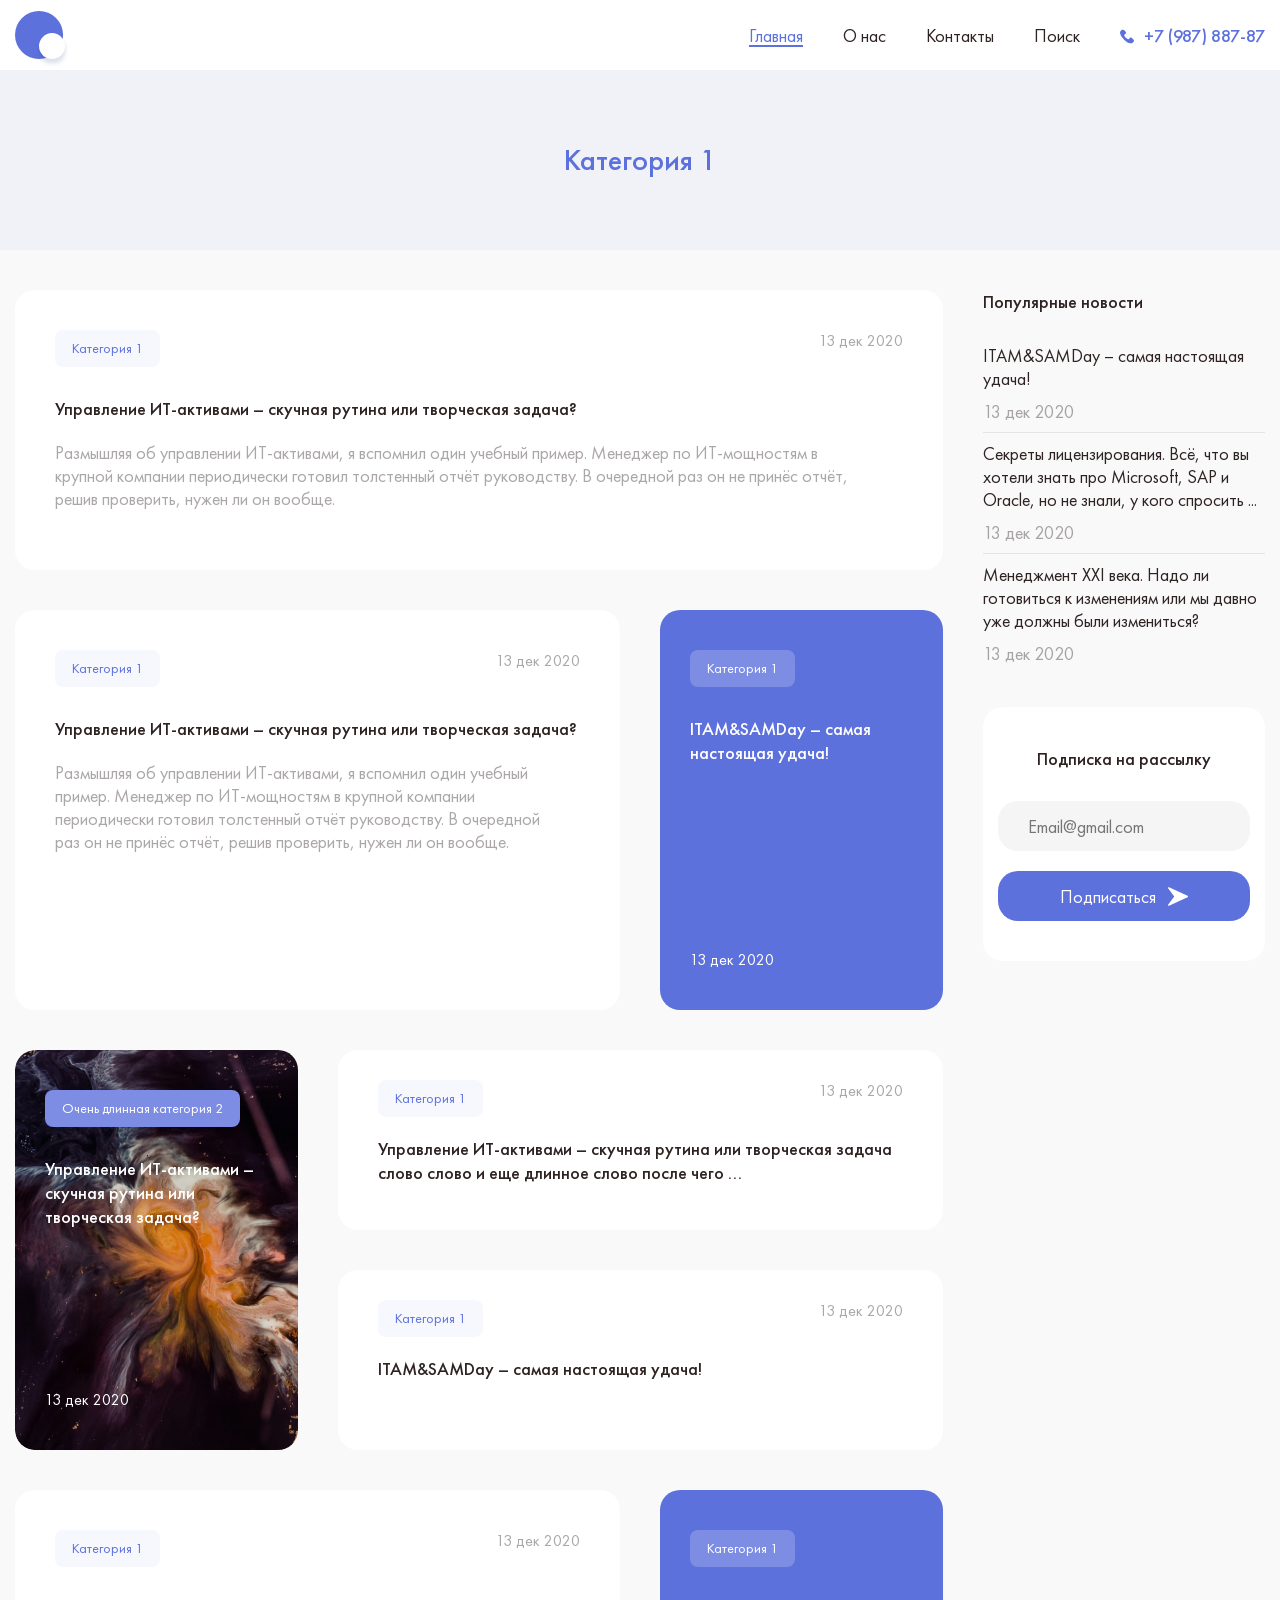
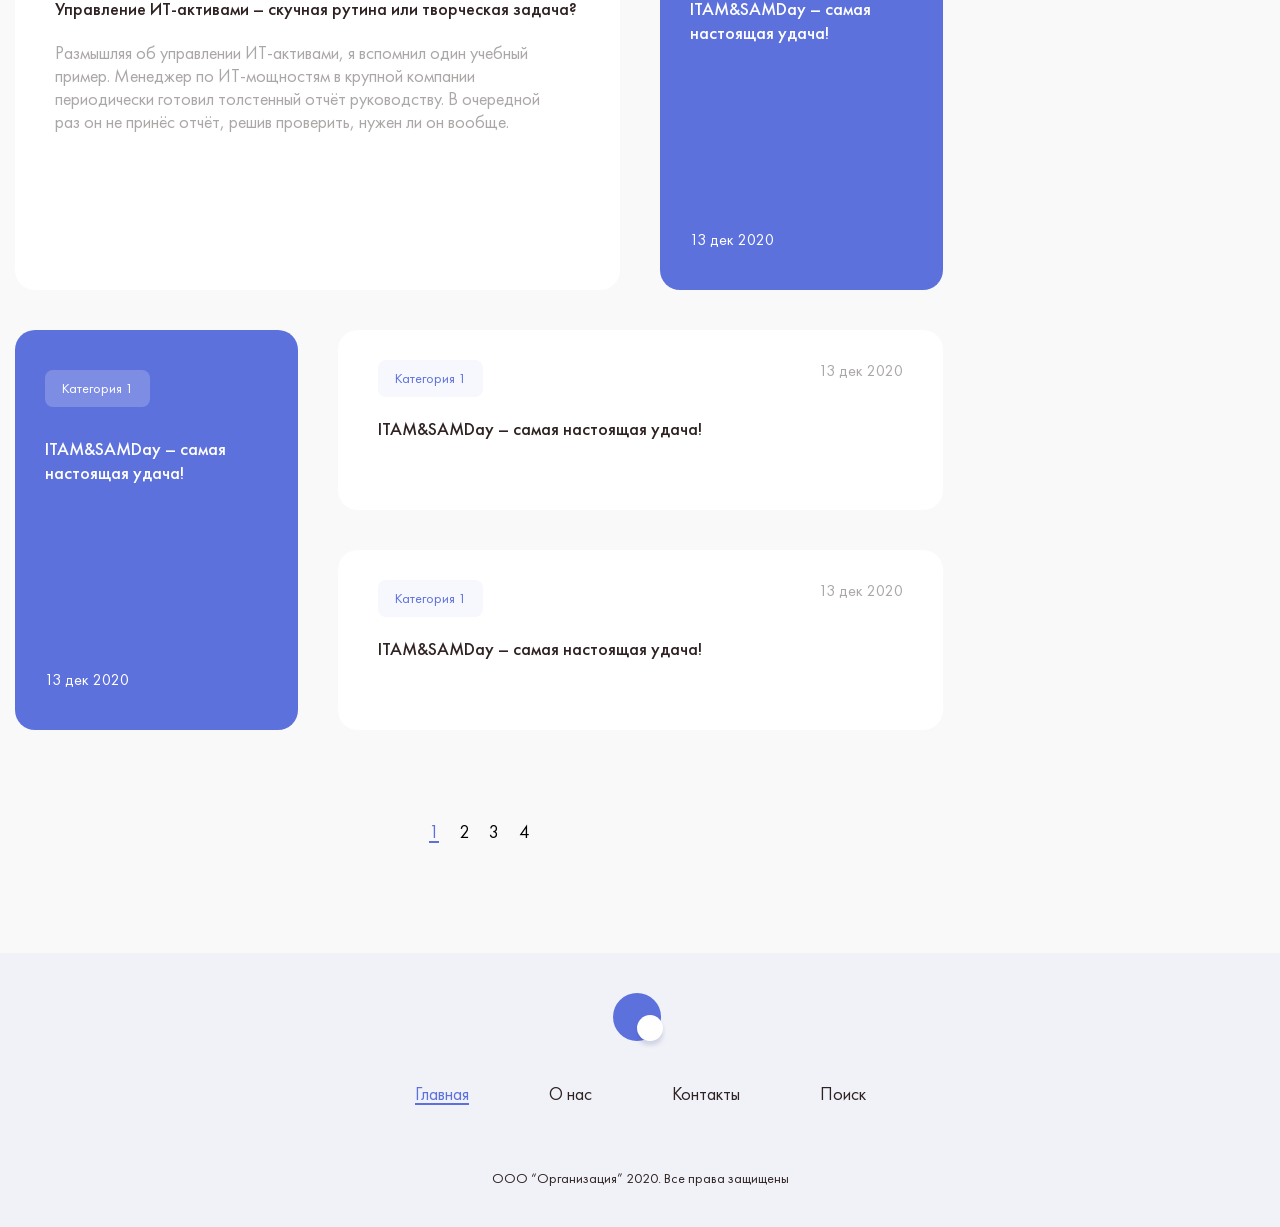
<file: Марафон верстки №3. Блог на WordPress/category.html>
<!DOCTYPE html>
<html lang="ru">
<head>
	<meta charset="UTF-8">
	<meta name="viewport" content="width=device-width, initial-scale=1.0">
	<title>Главная | Блог</title>
	<link rel="stylesheet" href="css/normalize.css">
	<link rel="stylesheet" href="css/style.css">
	<link rel="stylesheet" href="css/category.css">
	<link rel="stylesheet" href="css/media.css">
</head>
<body>
	<header class="header">
		<div class="container header__container">
			<a class="logo header__logo">
				<img src="img/logo.svg" alt="Логотип Блога">
			</a>
			<div class="header__right">
				<nav class="nav header__nav">
					<ul class="nav__list list-reset">
						<li class="nav__item"><a class="nav__link nav__link--current">Главная</a></li>
						<li class="nav__item"><a href="#" class="nav__link">О нас</a></li>
						<li class="nav__item"><a href="#" class="nav__link">Контакты</a></li>
						<li class="nav__item"><a href="#" class="nav__link">Поиск</a></li>
					</ul>
				</nav>
				<a href="tel:+798788787" class="phone">+7 (987) 887-87</a>
			</div>
		</div>
	</header>
	<main class="main">
		<section class="category-banner">
			<h1 class="category-banner__title">Категория 1</h1>
		</section>
		<section class="content">
			<h2 class="visually-hidden">Статьи нашего блога</h2>
			<div class="container content__container">
				<div class="posts">
					<article class="blog-post blog-post--main">
						<a href="#cat" class="blog-post__category">Категория 1</a>
						<h3 class="blog-post__title blog-title">
							<a href="#link" class="blog-post__link">
								Управление ИТ-активами – скучная рутина или творческая задача?
							</a>
						</h3>
						<p class="blog-post__descr">
							Размышляя об управлении ИТ-активами, я вспомнил один учебный пример. Менеджер по ИТ-мощностям в крупной компании
							периодически готовил толстенный отчёт руководству. В очередной раз он не принёс отчёт, решив проверить, нужен ли
							он вообще.
						</p>
						<time class="blog-post__date">13 дек 2020</time>
					</article>
					<ul class="post-grid list-reset">
						<li class="post-grid__item">
							<article class="blog-post">
								<a href="" class="blog-post__category">Категория 1</a>
								<h3 class="blog-post__title blog-title">
									<a href="#" class="blog-post__link">
										Управление ИТ-активами – скучная рутина или творческая задача?
									</a>
								</h3>
								<p class="blog-post__descr">
									Размышляя об управлении ИТ-активами, я вспомнил один учебный пример. Менеджер по ИТ-мощностям в крупной
									компании
									периодически готовил толстенный отчёт руководству. В очередной раз он не принёс отчёт, решив проверить, нужен
									ли
									он вообще.
								</p>
								<time class="blog-post__date">13 дек 2020</time>
							</article>
						</li>
						<li class="post-grid__item">
							<article class="blog-post">
								<a href="" class="blog-post__category">Категория 1</a>
								<h3 class="blog-post__title blog-title">
									<a href="#" class="blog-post__link">
										ITAM&SAMDay – самая настоящая удача!
									</a>
								</h3>
								<time class="blog-post__date">13 дек 2020</time>
							</article>
						</li>
						<li class="post-grid__item">
							<article class="blog-post" style="background-image: url('img/post-bg.jpg');">
								<a href="" class="blog-post__category">Очень длинная категория 2</a>
								<h3 class="blog-post__title blog-title">
									<a href="#" class="blog-post__link">
										Управление ИТ-активами – скучная рутина или творческая задача?
									</a>
								</h3>
								<time class="blog-post__date">13 дек 2020</time>
							</article>
						</li>
						<li class="post-grid__item">
							<article class="blog-post" style="background-image: url('');">
								<a href="" class="blog-post__category">Категория 1</a>
								<h3 class="blog-post__title blog-title">
									<a href="#" class="blog-post__link">
										Управление ИТ-активами – скучная рутина или творческая задача слово слово и еще длинное слово после чего ...
									</a>
								</h3>
								<time class="blog-post__date">13 дек 2020</time>
							</article>
						</li>
						<li class="post-grid__item">
							<article class="blog-post" style="background-image: url('');">
								<a href="" class="blog-post__category">Категория 1</a>
								<h3 class="blog-post__title blog-title">
									<a href="#" class="blog-post__link">
										ITAM&SAMDay – самая настоящая удача!
									</a>
								</h3>
								<time class="blog-post__date">13 дек 2020</time>
							</article>
						</li>
						<li class="post-grid__item">
							<article class="blog-post">
								<a href="" class="blog-post__category">Категория 1</a>
								<h3 class="blog-post__title blog-title">
									<a href="#" class="blog-post__link">
										Управление ИТ-активами – скучная рутина или творческая задача?
									</a>
								</h3>
								<p class="blog-post__descr">
									Размышляя об управлении ИТ-активами, я вспомнил один учебный пример. Менеджер по ИТ-мощностям в крупной
									компании
									периодически готовил толстенный отчёт руководству. В очередной раз он не принёс отчёт, решив проверить,
									нужен
									ли
									он вообще.
								</p>
								<time class="blog-post__date">13 дек 2020</time>
							</article>
						</li>
						<li class="post-grid__item">
							<article class="blog-post">
								<a href="" class="blog-post__category">Категория 1</a>
								<h3 class="blog-post__title blog-title">
									<a href="#" class="blog-post__link">
										ITAM&SAMDay – самая настоящая удача!
									</a>
								</h3>
								<time class="blog-post__date">13 дек 2020</time>
							</article>
						</li>
						<li class="post-grid__item">
							<article class="blog-post" style="background-image: url('');">
								<a href="" class="blog-post__category">Категория 1</a>
								<h3 class="blog-post__title blog-title">
									<a href="#" class="blog-post__link">
										ITAM&SAMDay – самая настоящая удача!
									</a>
								</h3>
								<time class="blog-post__date">13 дек 2020</time>
							</article>
						</li>
						<li class="post-grid__item">
							<article class="blog-post" style="background-image: url('');">
								<a href="" class="blog-post__category">Категория 1</a>
								<h3 class="blog-post__title blog-title">
									<a href="#" class="blog-post__link">
										ITAM&SAMDay – самая настоящая удача!
									</a>
								</h3>
								<time class="blog-post__date">13 дек 2020</time>
							</article>
						</li>
						<li class="post-grid__item">
							<article class="blog-post" style="background-image: url('');">
								<a href="" class="blog-post__category">Категория 1</a>
								<h3 class="blog-post__title blog-title">
									<a href="#" class="blog-post__link">
										ITAM&SAMDay – самая настоящая удача!
									</a>
								</h3>
								<time class="blog-post__date">13 дек 2020</time>
							</article>
						</li>
					</ul>
					<ul class="pagination list-reset">
						<li class="pagination__item">
							<a class="pagination__link pagination__link--current">1</a>
						</li>
						<li class="pagination__item">
							<a href="#" class="pagination__link">2</a>
						</li>
						<li class="pagination__item">
							<a href="#" class="pagination__link">3</a>
						</li>
						<li class="pagination__item">
							<a href="#" class="pagination__link">4</a>
						</li>
					</ul>
				</div>
				<aside class="sidebar">
					<div class="popular-posts">
						<h3 class="popular-posts__title blog-title">Популярные новости</h3>
						<ul class="popular-posts__list list-reset">
							<li class="popular-posts__item">
								<article class="blog-post popular-post__article">
									<h3 class="blog-post__title blog-title">
										<a href="" class="blog-post__link">ITAM&SAMDay – самая настоящая удача!</a>
									</h3>
									<time class="blog-post__date">13 дек 2020</time>
								</article>
							</li>
							<li class="popular-posts__item">
								<article class="blog-post popular-post__article">
									<h3 class="blog-post__title blog-title">
										<a href="" class="blog-post__link">
											Секреты лицензирования. Всё, что вы хотели знать про Microsoft, SAP и
											Oracle, но
											не знали, у кого спросить ...
										</a>
									</h3>
									<time class="blog-post__date">13 дек 2020</time>
								</article>
							</li>
							<li class="popular-posts__item">
								<article class="blog-post popular-post__article">
									<h3 class="blog-post__title blog-title">
										<a href="" class="blog-post__link">
											Менеджмент XXI века. Надо ли готовиться к изменениям или мы давно уже
											должны были
											измениться?
										</a>
									</h3>
									<time class="blog-post__date">13 дек 2020</time>
								</article>
							</li>
						</ul>
					</div>
					<div class="subscribe">
						<h3 class="subscribe__title blog-title">Подписка на рассылку</h3>
						<form action="#" class="subscribe__form sub-form">
							<input type="email" class="sub-form__input form-input" placeholder="Email@gmail.com">
							<button class="sub-form__btn form-btn btn-reset">
								<span>Подписаться</span>
								<svg width="20" height="21" viewBox="0 0 20 21" fill="none" xmlns="http://www.w3.org/2000/svg">
									<g clip-path="url(#clip0)">
										<path
											d="M19.5857 9.85046L1.01474 1.27924C0.719033 1.14496 0.366184 1.22496 0.160475 1.47924C-0.046663 1.73352 -0.0538057 2.09494 0.143332 2.35636L6.25033 10.499L0.143332 18.6417C-0.0538057 18.9031 -0.046663 19.2659 0.159046 19.5188C0.297614 19.6917 0.504752 19.7845 0.714747 19.7845C0.816173 19.7845 0.917599 19.7631 1.01331 19.7188L19.5843 11.1476C19.8386 11.0304 20 10.7776 20 10.499C20 10.2205 19.8386 9.9676 19.5857 9.85046Z"
											fill="white" />
									</g>
									<defs>
										<clipPath id="clip0">
											<rect width="20" height="20" fill="white" transform="translate(0 0.5)" />
										</clipPath>
									</defs>
								</svg>

							</button>
						</form>
					</div>
				</aside>
			</div>
		</section>
	</main>
	<footer class="footer">
		<div class="container footer__container">
			<a class="logo footer__logo">
				<img src="img/logo.svg" alt="Логотип Блога">
			</a>
			<nav class="nav footer__nav">
				<ul class="nav__list list-reset">
					<li class="nav__item"><a class="nav__link nav__link--current">Главная</a></li>
					<li class="nav__item"><a href="#" class="nav__link">О нас</a></li>
					<li class="nav__item"><a href="#" class="nav__link">Контакты</a></li>
					<li class="nav__item"><a href="#" class="nav__link">Поиск</a></li>
				</ul>
			</nav>
			<small class="footer__copy">ООО “Организация” 2020. Все права защищены</small>
		</div>
	</footer>
</body>
</html>
</file>
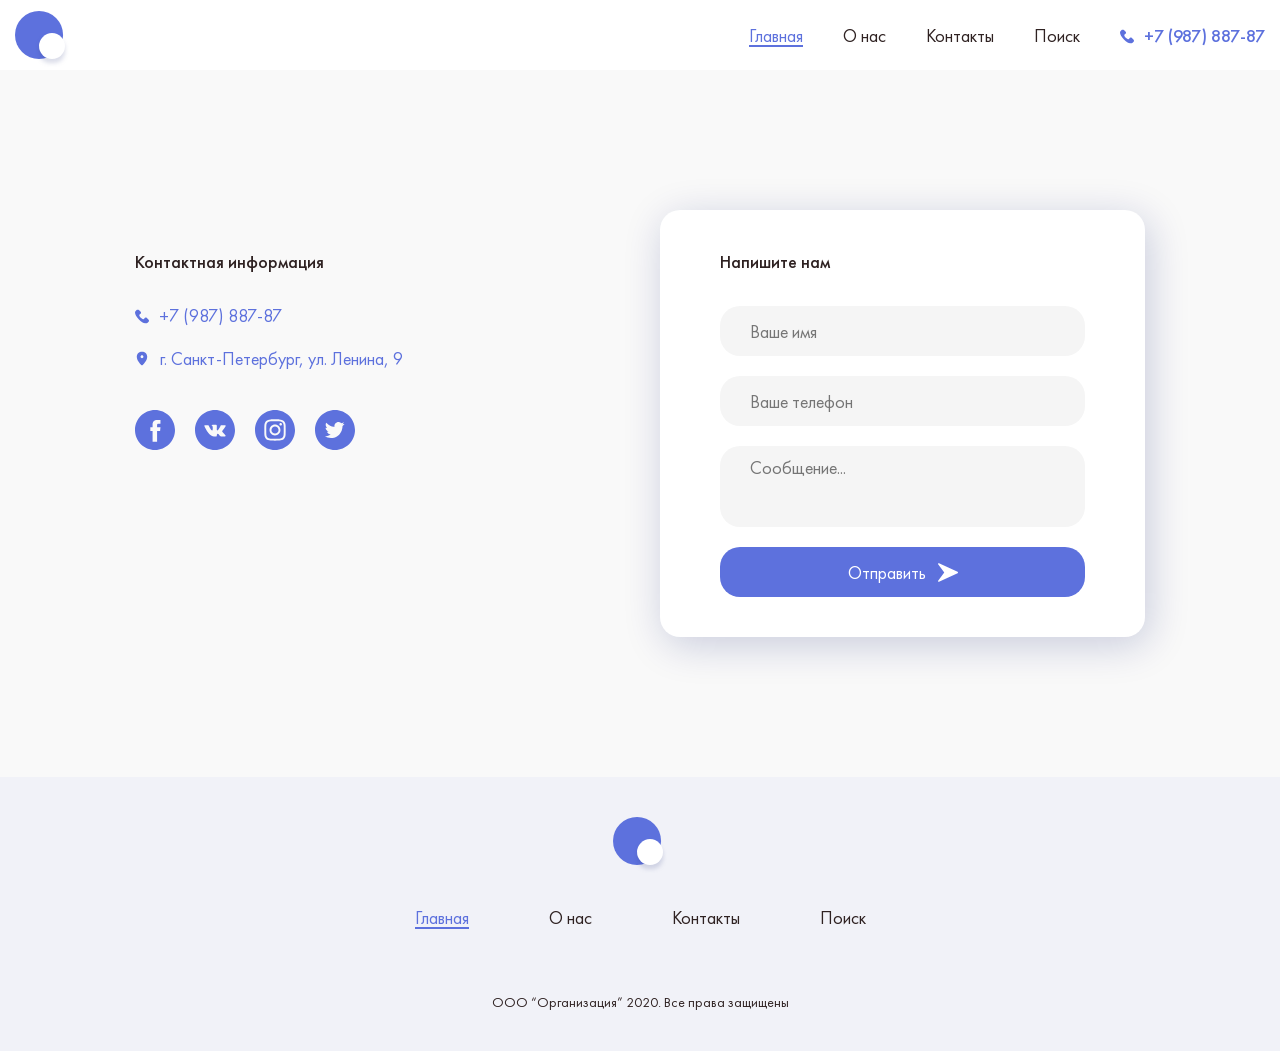
<file: Марафон верстки №3. Блог на WordPress/contacts.html>
<!DOCTYPE html>
<html lang="ru">
<head>
	<meta charset="UTF-8">
	<meta name="viewport" content="width=device-width, initial-scale=1.0">
	<title>Главная | Блог</title>
	<link rel="stylesheet" href="css/normalize.css">
	<link rel="stylesheet" href="css/style.css">
	<link rel="stylesheet" href="css/contacts.css">
	<link rel="stylesheet" href="css/media.css">
</head>
<body>
	<header class="header">
		<div class="container header__container">
			<a class="logo header__logo">
				<img src="img/logo.svg" alt="Логотип Блога">
			</a>
			<div class="header__right">
				<nav class="nav header__nav">
					<ul class="nav__list list-reset">
						<li class="nav__item"><a class="nav__link nav__link--current">Главная</a></li>
						<li class="nav__item"><a href="#" class="nav__link">О нас</a></li>
						<li class="nav__item"><a href="#" class="nav__link">Контакты</a></li>
						<li class="nav__item"><a href="#" class="nav__link">Поиск</a></li>
					</ul>
				</nav>
				<a href="tel:+798788787" class="phone">+7 (987) 887-87</a>
			</div>
		</div>
	</header>
	<main class="main">
		<section class="contacts">
			<div class="container contacts__container">
				<h1 class="visually-hidden">Контакты</h1>
				<div class="contacts__left">
					<h2 class="contacts__title blog-title">Контактная информация</h2>
					<a href="tel:+798788787" class="phone phone--contacts">+7 (987) 887-87</a>
					<address class="address">г. Санкт-Петербург, ул. Ленина, 9</address>
					<ul class="social list-reset">
						<li class="social__item"><a href="#" class="social__link social__link--fb" aria-label="Наш фейсбук"></a></li>
						<li class="social__item"><a href="#" class="social__link social__link--vk" aria-label="Наш вконтакте"></a></li>
						<li class="social__item"><a href="#" class="social__link social__link--insta" aria-label="Наш инстаграм"></a>
						</li>
						<li class="social__item"><a href="#" class="social__link social__link--tw" aria-label="Наш твиттер"></a></li>
					</ul>
				</div>
				<div class="contacts__right">
					<div class="contacts-form-wrapper">
						<h2 class="contacts__title blog-title">Напишите нам</h2>
						<form action="#" class="callback-form">
							<input type="text" class="form-input callback-form__input" placeholder="Ваше имя">
							<input type="tel" class="form-input callback-form__input" placeholder="Ваше телефон">
							<textarea class="form-input callback-form__textarea" placeholder="Сообщение..."></textarea>
							<button class="callback-form__btn form-btn btn-reset">
								<span>Отправить</span>
								<svg width="20" height="21" viewBox="0 0 20 21" fill="none" xmlns="http://www.w3.org/2000/svg">
									<g clip-path="url(#clip0)">
										<path
											d="M19.5857 9.85046L1.01474 1.27924C0.719033 1.14496 0.366184 1.22496 0.160475 1.47924C-0.046663 1.73352 -0.0538057 2.09494 0.143332 2.35636L6.25033 10.499L0.143332 18.6417C-0.0538057 18.9031 -0.046663 19.2659 0.159046 19.5188C0.297614 19.6917 0.504752 19.7845 0.714747 19.7845C0.816173 19.7845 0.917599 19.7631 1.01331 19.7188L19.5843 11.1476C19.8386 11.0304 20 10.7776 20 10.499C20 10.2205 19.8386 9.9676 19.5857 9.85046Z"
											fill="white" />
									</g>
									<defs>
										<clipPath id="clip0">
											<rect width="20" height="20" fill="white" transform="translate(0 0.5)" />
										</clipPath>
									</defs>
								</svg>
							</button>
						</form>
					</div>
				</div>
			</div>
		</section>
	</main>
	<footer class="footer">
		<div class="container footer__container">
			<a class="logo footer__logo">
				<img src="img/logo.svg" alt="Логотип Блога">
			</a>
			<nav class="nav footer__nav">
				<ul class="nav__list list-reset">
					<li class="nav__item"><a class="nav__link nav__link--current">Главная</a></li>
					<li class="nav__item"><a href="#" class="nav__link">О нас</a></li>
					<li class="nav__item"><a href="#" class="nav__link">Контакты</a></li>
					<li class="nav__item"><a href="#" class="nav__link">Поиск</a></li>
				</ul>
			</nav>
			<small class="footer__copy">ООО “Организация” 2020. Все права защищены</small>
		</div>
	</footer>
</body>
</html>
</file>
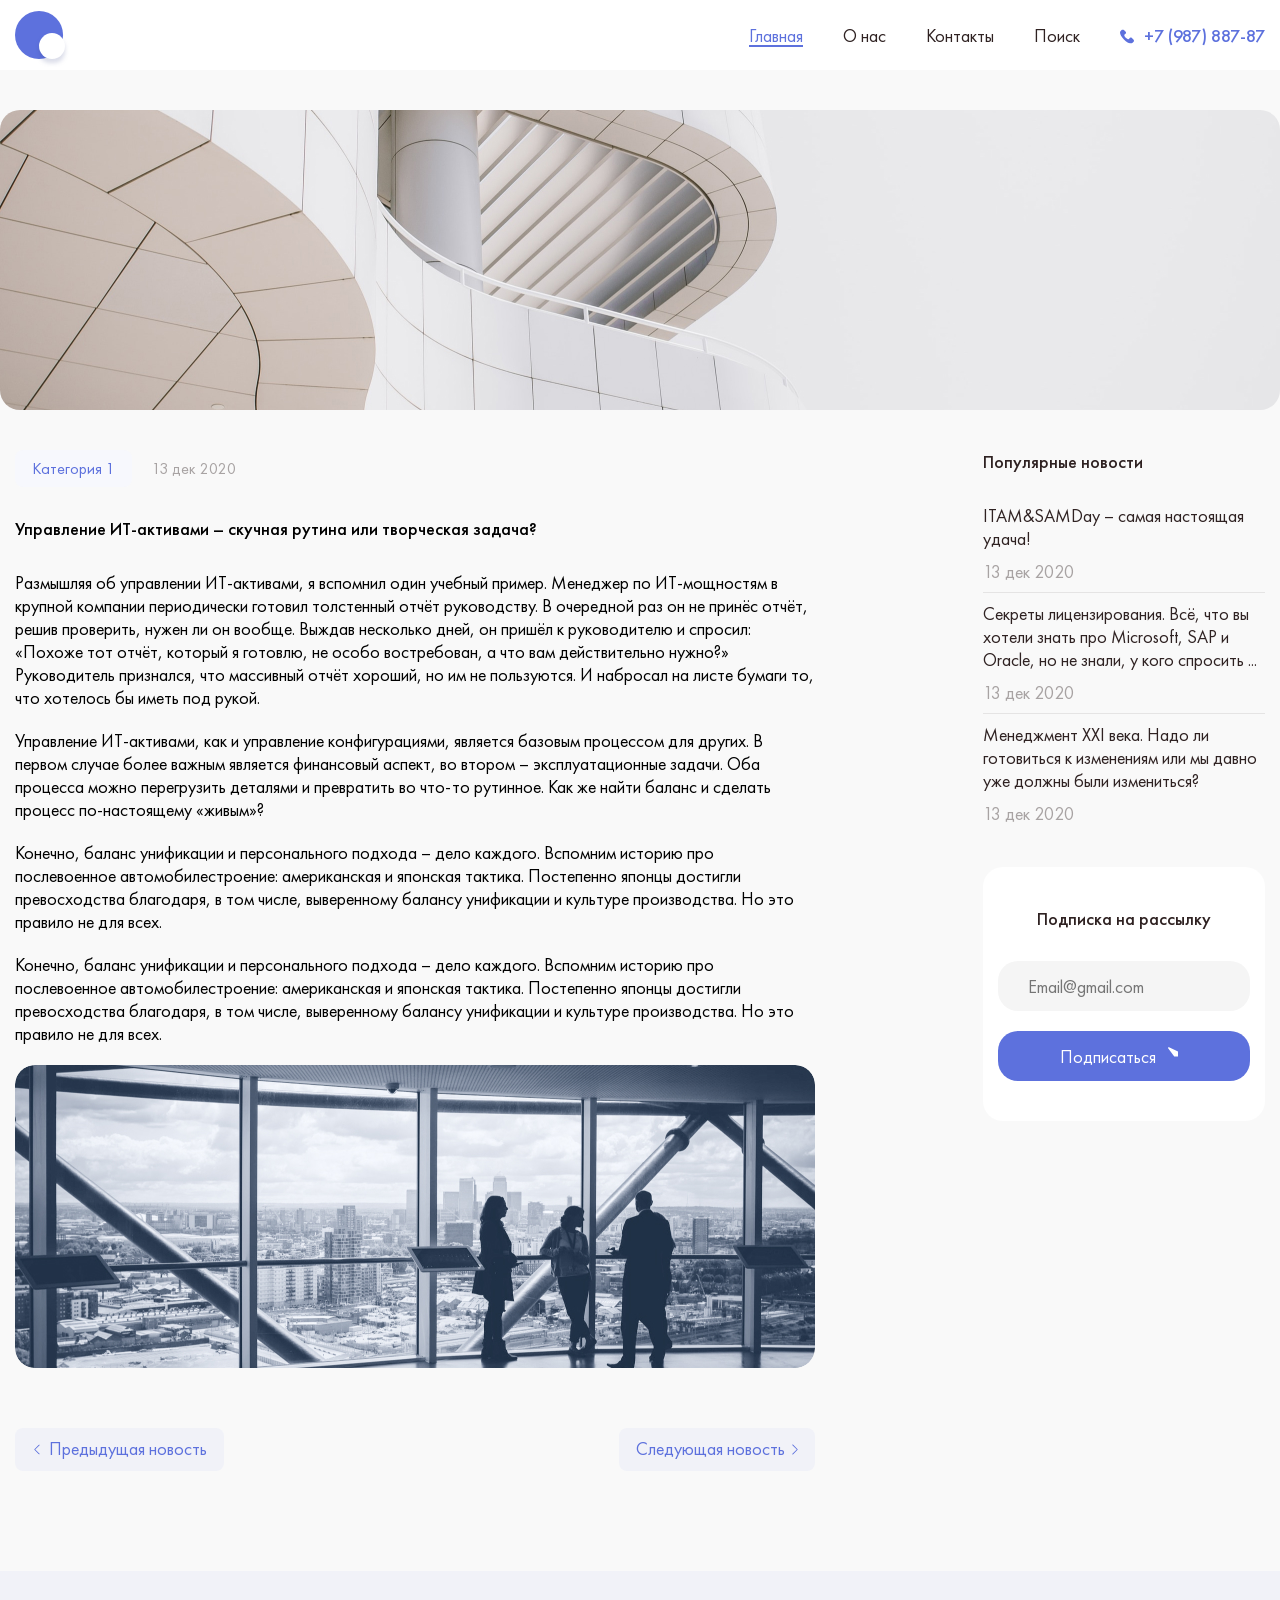
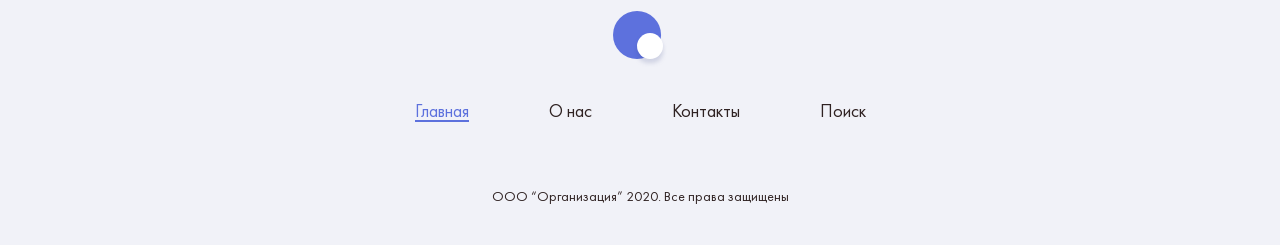
<file: Марафон верстки №3. Блог на WordPress/post.html>
<!DOCTYPE html>
<html lang="ru">
<head>
	<meta charset="UTF-8">
	<meta name="viewport" content="width=device-width, initial-scale=1.0">
	<title>Пост | Блог</title>
	<link rel="stylesheet" href="css/normalize.css">
	<link rel="stylesheet" href="css/style.css">
	<link rel="stylesheet" href="css/post.css">
	<link rel="stylesheet" href="css/media.css">
</head>
<body>
	<header class="header">
		<div class="container header__container">
			<a class="logo header__logo">
				<img src="img/logo.svg" alt="Логотип Блога">
			</a>
			<div class="header__right">
				<nav class="nav header__nav">
					<ul class="nav__list list-reset">
						<li class="nav__item"><a class="nav__link nav__link--current">Главная</a></li>
						<li class="nav__item"><a href="#" class="nav__link">О нас</a></li>
						<li class="nav__item"><a href="#" class="nav__link">Контакты</a></li>
						<li class="nav__item"><a href="#" class="nav__link">Поиск</a></li>
					</ul>
				</nav>
				<a href="tel:+798788787" class="phone">+7 (987) 887-87</a>
			</div>
		</div>
	</header>
	<main class="main">
		<div class="post-banner">
			<div class="container post-banner__container" style="background-image: url('img/post-banner.jpg');"></div>
		</div>
		<section class="post-content">
			<div class="container post-content__container">
				<div class="post-wrapper">
					<div class="post">
						<div class="post-meta">
							<a href="#" class="post-category">Категория 1</a>
							<time class="post-date">13 дек 2020</time>
						</div>
						<h1 class="blog-title post-title">Управление ИТ-активами – скучная рутина или творческая задача?</h1>
						<p>
							Размышляя об управлении ИТ-активами, я вспомнил один учебный пример. Менеджер по ИТ-мощностям в крупной компании
							периодически готовил толстенный отчёт руководству. В очередной раз он не принёс отчёт, решив проверить, нужен ли
							он вообще. Выждав несколько дней, он пришёл к руководителю и спросил: «Похоже тот отчёт, который я готовлю, не
							особо востребован, а что вам действительно нужно?» Руководитель признался, что массивный отчёт хороший, но им не
							пользуются. И набросал на листе бумаги то, что хотелось бы иметь под рукой.
						</p>
						<p>
							Управление ИТ-активами, как и управление конфигурациями, является базовым процессом для других. В первом случае
							более важным является финансовый аспект, во втором – эксплуатационные задачи. Оба процесса можно перегрузить
							деталями и превратить во что-то рутинное. Как же найти баланс и сделать процесс по-настоящему «живым»?
						</p>
						<p>Конечно, баланс унификации и персонального подхода – дело каждого. Вспомним историю про послевоенное
							автомобилестроение: американская и японская тактика. Постепенно японцы достигли превосходства благодаря, в том
							числе, выверенному балансу унификации и культуре производства. Но это правило не для всех.</p>
						<p>Конечно, баланс унификации и персонального подхода – дело каждого. Вспомним историю про послевоенное
							автомобилестроение: американская и японская тактика. Постепенно японцы достигли превосходства благодаря, в том
							числе, выверенному балансу унификации и культуре производства. Но это правило не для всех.</p>
						<img src="img/post-img.jpg" alt="">
					</div>
					<div class="post-links">
						<a href="" class="post-links__link post-links__link--prev">
							<svg width="10" height="11" viewBox="0 0 10 11" fill="none" xmlns="http://www.w3.org/2000/svg">
								<g clip-path="url(#clip0)">
									<path
										d="M2.41344 5.22558L7.03874 0.613083C7.19028 0.462049 7.43563 0.462303 7.58692 0.613865C7.73809 0.765407 7.7377 1.01089 7.58614 1.16205L3.23616 5.50002L7.58629 9.83797C7.73784 9.98914 7.73823 10.2345 7.58708 10.386C7.51124 10.462 7.41188 10.5 7.31253 10.5C7.21342 10.5 7.11446 10.4623 7.03876 10.3868L2.41344 5.77443C2.34046 5.70181 2.2995 5.60299 2.2995 5.50002C2.2995 5.39705 2.34057 5.29834 2.41344 5.22558Z"
										fill="#5D71DD" />
								</g>
								<defs>
									<clipPath id="clip0">
										<rect width="10" height="10" fill="white" transform="matrix(-1 0 0 1 10 0.5)" />
									</clipPath>
								</defs>
							</svg>
							<span>Предыдущая новость</span>
						</a>
						<a href="" class="post-links__link post-links__link--next">
							<span>Следующая новость</span>
							<svg width="6" height="11" viewBox="0 0 6 11" fill="none" xmlns="http://www.w3.org/2000/svg">
								<path
									d="M5.58656 5.22558L0.961262 0.613083C0.80972 0.462049 0.56437 0.462303 0.413081 0.613865C0.26191 0.765407 0.2623 1.01089 0.413862 1.16205L4.76384 5.50002L0.413706 9.83797C0.262164 9.98914 0.261773 10.2345 0.412925 10.386C0.488764 10.462 0.58812 10.5 0.687475 10.5C0.786576 10.5 0.88554 10.4623 0.961243 10.3868L5.58656 5.77443C5.65954 5.70181 5.7005 5.60299 5.7005 5.50002C5.7005 5.39705 5.65943 5.29834 5.58656 5.22558Z"
									fill="#5D71DD" />
							</svg>
						</a>
					</div>
				</div>
				<aside class="sidebar">
					<div class="popular-posts">
						<h3 class="popular-posts__title blog-title">Популярные новости</h3>
						<ul class="popular-posts__list list-reset">
							<li class="popular-posts__item">
								<article class="blog-post popular-post__article">
									<h3 class="blog-post__title blog-title">
										<a href="" class="blog-post__link">ITAM&SAMDay – самая настоящая удача!</a>
									</h3>
									<time class="blog-post__date">13 дек 2020</time>
								</article>
							</li>
							<li class="popular-posts__item">
								<article class="blog-post popular-post__article">
									<h3 class="blog-post__title blog-title">
										<a href="" class="blog-post__link">
											Секреты лицензирования. Всё, что вы хотели знать про Microsoft, SAP и
											Oracle, но
											не знали, у кого спросить ...
										</a>
									</h3>
									<time class="blog-post__date">13 дек 2020</time>
								</article>
							</li>
							<li class="popular-posts__item">
								<article class="blog-post popular-post__article">
									<h3 class="blog-post__title blog-title">
										<a href="" class="blog-post__link">
											Менеджмент XXI века. Надо ли готовиться к изменениям или мы давно уже
											должны были
											измениться?
										</a>
									</h3>
									<time class="blog-post__date">13 дек 2020</time>
								</article>
							</li>
						</ul>
					</div>
					<div class="subscribe">
						<h3 class="subscribe__title blog-title">Подписка на рассылку</h3>
						<form action="#" class="subscribe__form sub-form">
							<input type="email" class="sub-form__input form-input" placeholder="Email@gmail.com">
							<button class="sub-form__btn form-btn btn-reset">
								<span>Подписаться</span>
								<svg width="20" height="21" viewBox="0 0 20 21" fill="none" xmlns="http://www.w3.org/2000/svg">
									<g clip-path="url(#clip0)">
										<path
											d="M19.5857 9.85046L1.01474 1.27924C0.719033 1.14496 0.366184 1.22496 0.160475 1.47924C-0.046663 1.73352 -0.0538057 2.09494 0.143332 2.35636L6.25033 10.499L0.143332 18.6417C-0.0538057 18.9031 -0.046663 19.2659 0.159046 19.5188C0.297614 19.6917 0.504752 19.7845 0.714747 19.7845C0.816173 19.7845 0.917599 19.7631 1.01331 19.7188L19.5843 11.1476C19.8386 11.0304 20 10.7776 20 10.499C20 10.2205 19.8386 9.9676 19.5857 9.85046Z"
											fill="white" />
									</g>
									<defs>
										<clipPath id="clip0">
											<rect width="20" height="20" fill="white" transform="translate(0 0.5)" />
										</clipPath>
									</defs>
								</svg>

							</button>
						</form>
					</div>
				</aside>
			</div>
		</section>
	</main>
	<footer class="footer">
		<div class="container footer__container">
			<a class="logo footer__logo">
				<img src="img/logo.svg" alt="Логотип Блога">
			</a>
			<nav class="nav footer__nav">
				<ul class="nav__list list-reset">
					<li class="nav__item"><a class="nav__link nav__link--current">Главная</a></li>
					<li class="nav__item"><a href="#" class="nav__link">О нас</a></li>
					<li class="nav__item"><a href="#" class="nav__link">Контакты</a></li>
					<li class="nav__item"><a href="#" class="nav__link">Поиск</a></li>
				</ul>
			</nav>
			<small class="footer__copy">ООО “Организация” 2020. Все права защищены</small>
		</div>
	</footer>
</body>
</html>
</file>
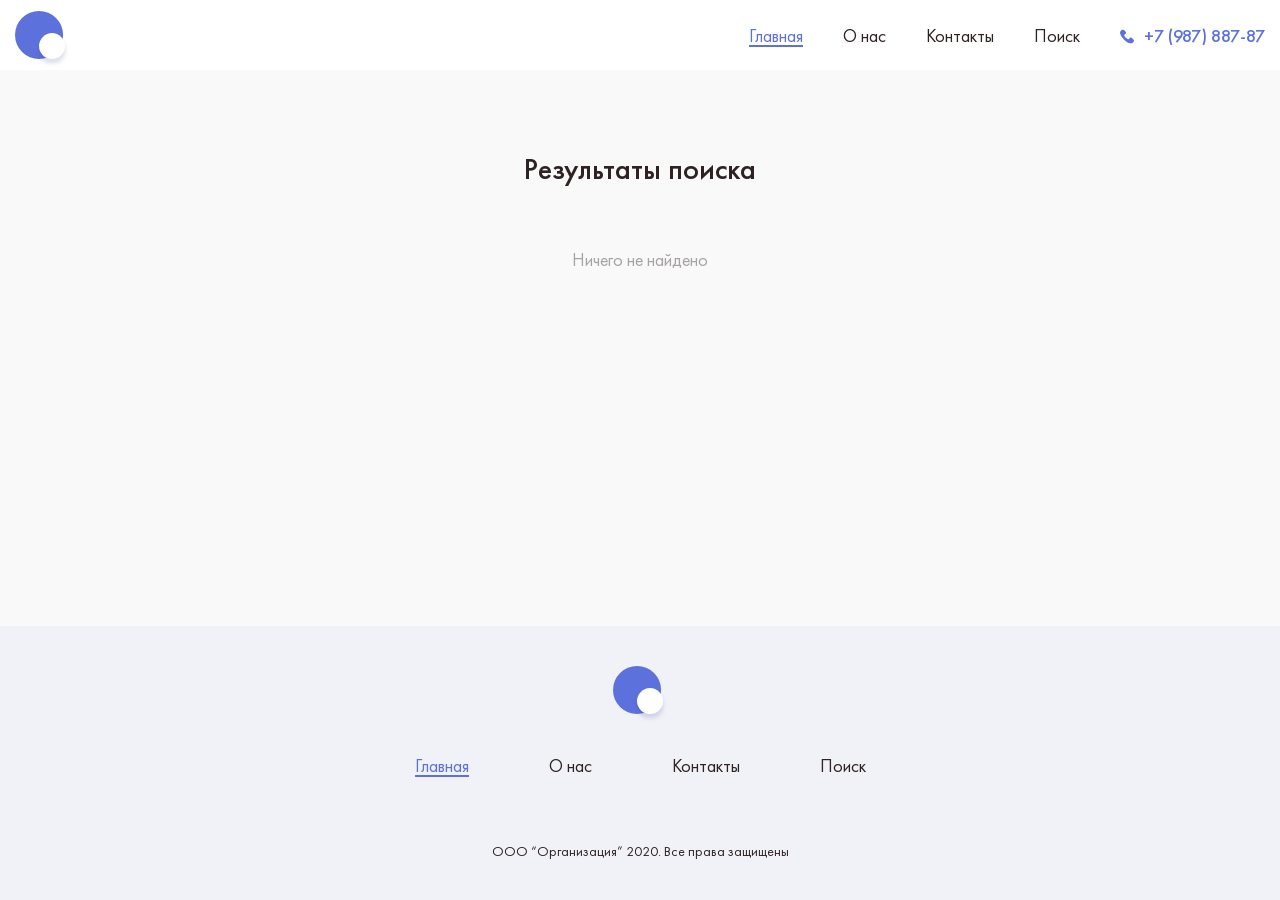
<file: Марафон верстки №3. Блог на WordPress/search-not-found.html>
<!DOCTYPE html>
<html lang="ru">
<head>
	<meta charset="UTF-8">
	<meta name="viewport" content="width=device-width, initial-scale=1.0">
	<title>Главная | Блог</title>
	<link rel="stylesheet" href="css/normalize.css">
	<link rel="stylesheet" href="css/style.css">
	<link rel="stylesheet" href="css/search.css">
</head>
<body>
	<div class="footer-bottom">
		<header class="header">
			<div class="container header__container">
				<a class="logo header__logo">
					<img src="img/logo.svg" alt="Логотип Блога">
				</a>
				<div class="header__right">
					<nav class="nav header__nav">
						<ul class="nav__list list-reset">
							<li class="nav__item"><a class="nav__link nav__link--current">Главная</a></li>
							<li class="nav__item"><a href="#" class="nav__link">О нас</a></li>
							<li class="nav__item"><a href="#" class="nav__link">Контакты</a></li>
							<li class="nav__item"><a href="#" class="nav__link">Поиск</a></li>
						</ul>
					</nav>
					<a href="tel:+798788787" class="phone">+7 (987) 887-87</a>
				</div>
			</div>
		</header>
		<main class="main">
			<section class="search-blocks">
				<div class="container search-blocks__container">
					<h1 class="search-blocks__title blog-title">Результаты поиска</h1>
					<span class="not-found-text">Ничего не найдено</span>
				</div>
			</section>
		</main>
		<footer class="footer">
			<div class="container footer__container">
				<a class="logo footer__logo">
					<img src="img/logo.svg" alt="Логотип Блога">
				</a>
				<nav class="nav footer__nav">
					<ul class="nav__list list-reset">
						<li class="nav__item"><a class="nav__link nav__link--current">Главная</a></li>
						<li class="nav__item"><a href="#" class="nav__link">О нас</a></li>
						<li class="nav__item"><a href="#" class="nav__link">Контакты</a></li>
						<li class="nav__item"><a href="#" class="nav__link">Поиск</a></li>
					</ul>
				</nav>
				<small class="footer__copy">ООО “Организация” 2020. Все права защищены</small>
			</div>
		</footer>
	</div>
</body>
</html>
</file>
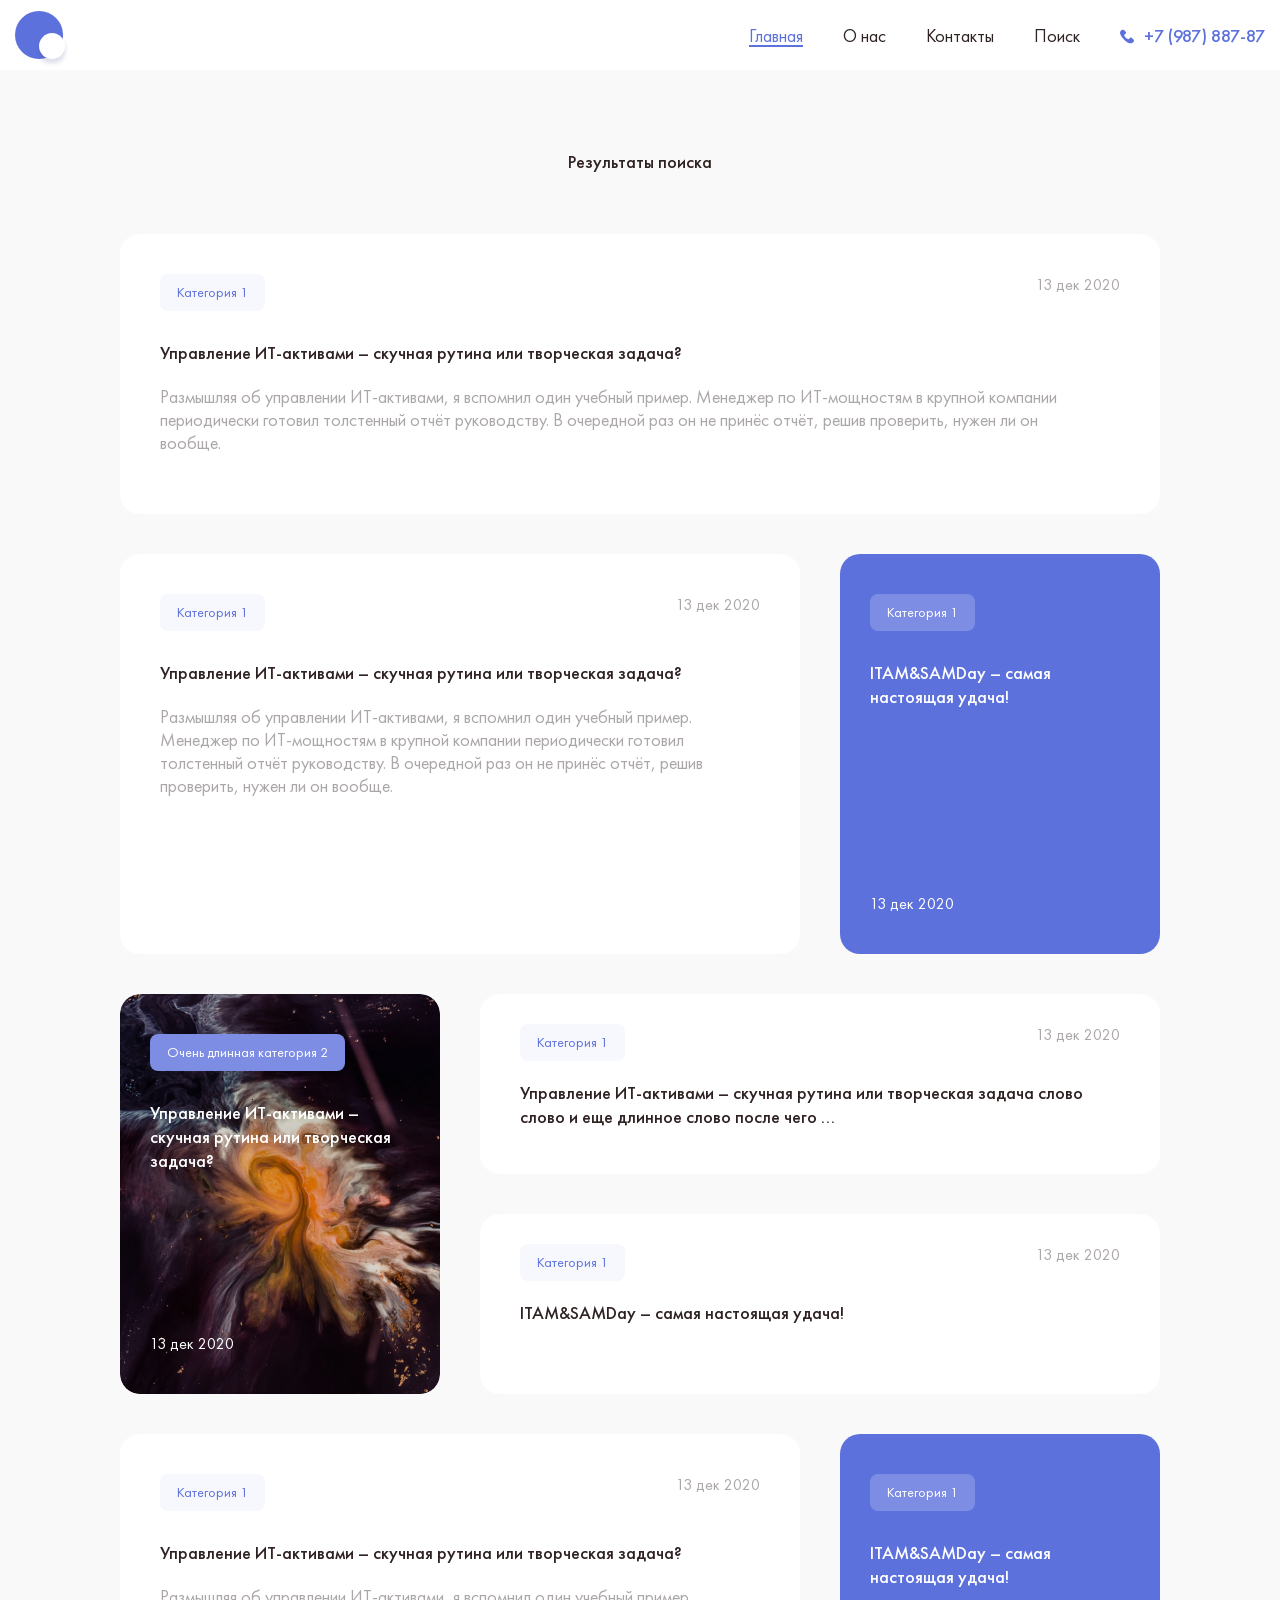
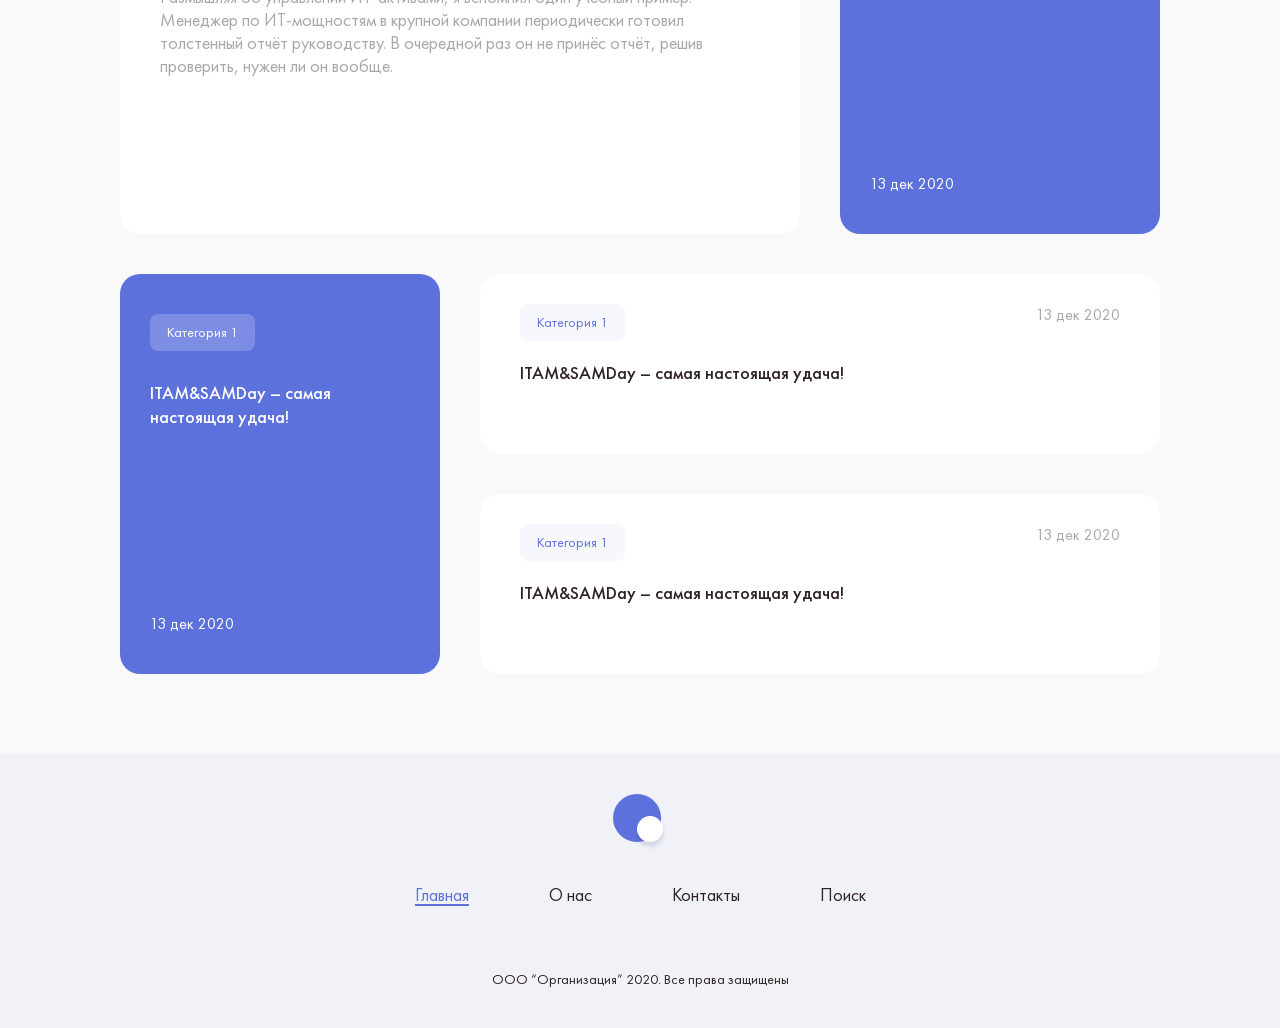
<file: Марафон верстки №3. Блог на WordPress/search.html>
<!DOCTYPE html>
<html lang="ru">
<head>
	<meta charset="UTF-8">
	<meta name="viewport" content="width=device-width, initial-scale=1.0">
	<title>Главная | Блог</title>
	<link rel="stylesheet" href="css/normalize.css">
	<link rel="stylesheet" href="css/style.css">
	<link rel="stylesheet" href="css/search.css">
	<link rel="stylesheet" href="css/media.css">
</head>
<body>
	<header class="header">
		<div class="container header__container">
			<a class="logo header__logo">
				<img src="img/logo.svg" alt="Логотип Блога">
			</a>
			<div class="header__right">
				<nav class="nav header__nav">
					<ul class="nav__list list-reset">
						<li class="nav__item"><a class="nav__link nav__link--current">Главная</a></li>
						<li class="nav__item"><a href="#" class="nav__link">О нас</a></li>
						<li class="nav__item"><a href="#" class="nav__link">Контакты</a></li>
						<li class="nav__item"><a href="#" class="nav__link">Поиск</a></li>
					</ul>
				</nav>
				<a href="tel:+798788787" class="phone">+7 (987) 887-87</a>
			</div>
		</div>
	</header>
	<main class="main">
		<section class="search-blocks">
			<div class="container search-blocks__container">
				<h1 class="search-blocks__title blog-title">Результаты поиска</h1>
				<div class="posts">
					<article class="blog-post blog-post--main">
						<a href="#cat" class="blog-post__category">Категория 1</a>
						<h3 class="blog-post__title blog-title">
							<a href="#link" class="blog-post__link">
								Управление ИТ-активами – скучная рутина или творческая задача?
							</a>
						</h3>
						<p class="blog-post__descr">
							Размышляя об управлении ИТ-активами, я вспомнил один учебный пример. Менеджер по ИТ-мощностям в крупной компании
							периодически готовил толстенный отчёт руководству. В очередной раз он не принёс отчёт, решив проверить, нужен ли
							он вообще.
						</p>
						<time class="blog-post__date">13 дек 2020</time>
					</article>
					<ul class="post-grid list-reset">
						<li class="post-grid__item">
							<article class="blog-post">
								<a href="" class="blog-post__category">Категория 1</a>
								<h3 class="blog-post__title blog-title">
									<a href="#" class="blog-post__link">
										Управление ИТ-активами – скучная рутина или творческая задача?
									</a>
								</h3>
								<p class="blog-post__descr">
									Размышляя об управлении ИТ-активами, я вспомнил один учебный пример. Менеджер по ИТ-мощностям в крупной
									компании
									периодически готовил толстенный отчёт руководству. В очередной раз он не принёс отчёт, решив проверить, нужен
									ли
									он вообще.
								</p>
								<time class="blog-post__date">13 дек 2020</time>
							</article>
						</li>
						<li class="post-grid__item">
							<article class="blog-post">
								<a href="" class="blog-post__category">Категория 1</a>
								<h3 class="blog-post__title blog-title">
									<a href="#" class="blog-post__link">
										ITAM&SAMDay – самая настоящая удача!
									</a>
								</h3>
								<time class="blog-post__date">13 дек 2020</time>
							</article>
						</li>
						<li class="post-grid__item">
							<article class="blog-post" style="background-image: url('img/post-bg.jpg');">
								<a href="" class="blog-post__category">Очень длинная категория 2</a>
								<h3 class="blog-post__title blog-title">
									<a href="#" class="blog-post__link">
										Управление ИТ-активами – скучная рутина или творческая задача?
									</a>
								</h3>
								<time class="blog-post__date">13 дек 2020</time>
							</article>
						</li>
						<li class="post-grid__item">
							<article class="blog-post" style="background-image: url('');">
								<a href="" class="blog-post__category">Категория 1</a>
								<h3 class="blog-post__title blog-title">
									<a href="#" class="blog-post__link">
										Управление ИТ-активами – скучная рутина или творческая задача слово слово и еще длинное слово после чего ...
									</a>
								</h3>
								<time class="blog-post__date">13 дек 2020</time>
							</article>
						</li>
						<li class="post-grid__item">
							<article class="blog-post" style="background-image: url('');">
								<a href="" class="blog-post__category">Категория 1</a>
								<h3 class="blog-post__title blog-title">
									<a href="#" class="blog-post__link">
										ITAM&SAMDay – самая настоящая удача!
									</a>
								</h3>
								<time class="blog-post__date">13 дек 2020</time>
							</article>
						</li>
						<li class="post-grid__item">
							<article class="blog-post">
								<a href="" class="blog-post__category">Категория 1</a>
								<h3 class="blog-post__title blog-title">
									<a href="#" class="blog-post__link">
										Управление ИТ-активами – скучная рутина или творческая задача?
									</a>
								</h3>
								<p class="blog-post__descr">
									Размышляя об управлении ИТ-активами, я вспомнил один учебный пример. Менеджер по ИТ-мощностям в крупной
									компании
									периодически готовил толстенный отчёт руководству. В очередной раз он не принёс отчёт, решив проверить,
									нужен
									ли
									он вообще.
								</p>
								<time class="blog-post__date">13 дек 2020</time>
							</article>
						</li>
						<li class="post-grid__item">
							<article class="blog-post">
								<a href="" class="blog-post__category">Категория 1</a>
								<h3 class="blog-post__title blog-title">
									<a href="#" class="blog-post__link">
										ITAM&SAMDay – самая настоящая удача!
									</a>
								</h3>
								<time class="blog-post__date">13 дек 2020</time>
							</article>
						</li>
						<li class="post-grid__item">
							<article class="blog-post" style="background-image: url('');">
								<a href="" class="blog-post__category">Категория 1</a>
								<h3 class="blog-post__title blog-title">
									<a href="#" class="blog-post__link">
										ITAM&SAMDay – самая настоящая удача!
									</a>
								</h3>
								<time class="blog-post__date">13 дек 2020</time>
							</article>
						</li>
						<li class="post-grid__item">
							<article class="blog-post" style="background-image: url('');">
								<a href="" class="blog-post__category">Категория 1</a>
								<h3 class="blog-post__title blog-title">
									<a href="#" class="blog-post__link">
										ITAM&SAMDay – самая настоящая удача!
									</a>
								</h3>
								<time class="blog-post__date">13 дек 2020</time>
							</article>
						</li>
						<li class="post-grid__item">
							<article class="blog-post" style="background-image: url('');">
								<a href="" class="blog-post__category">Категория 1</a>
								<h3 class="blog-post__title blog-title">
									<a href="#" class="blog-post__link">
										ITAM&SAMDay – самая настоящая удача!
									</a>
								</h3>
								<time class="blog-post__date">13 дек 2020</time>
							</article>
						</li>
					</ul>
				</div>
			</div>
		</section>
	</main>
	<footer class="footer">
		<div class="container footer__container">
			<a class="logo footer__logo">
				<img src="img/logo.svg" alt="Логотип Блога">
			</a>
			<nav class="nav footer__nav">
				<ul class="nav__list list-reset">
					<li class="nav__item"><a class="nav__link nav__link--current">Главная</a></li>
					<li class="nav__item"><a href="#" class="nav__link">О нас</a></li>
					<li class="nav__item"><a href="#" class="nav__link">Контакты</a></li>
					<li class="nav__item"><a href="#" class="nav__link">Поиск</a></li>
				</ul>
			</nav>
			<small class="footer__copy">ООО “Организация” 2020. Все права защищены</small>
		</div>
	</footer>
</body>
</html>
</file>
<file: css/style.css>
@font-face {
  font-family: 'Futura PT';
  src: url('../fonts/FuturaPTBook.woff') format('woff'),
    url('../fonts/FuturaPTBook.woff2') format('woff2');
  font-display: swap;
  font-weight: 400;
  font-style: normal;
}

@font-face {
  font-family: 'Futura PT';
  src: url('../fonts/FuturaPTMedium.woff') format('woff2'),
    url('../fonts/FuturaPTMedium.woff2') format('woff2');
  font-display: swap;
  font-weight: 500;
  font-style: normal;
}

@font-face {
  font-family: 'Futura PT';
  src: url('../fonts/FuturaPTHeavy.woff') format('woff2'),
    url('../fonts/FuturaPTHeavy.woff2') format('woff2');
  font-display: swap;
  font-weight: 900;
  font-style: normal;
}
 
/*1:28 */
:root {
  --main-color: #2F2222;
  --second-color: #2f222266;
  --accent-color: #5D71DD;
}
 
/**================================================================> 0 <============================*/
*,
*:before, 
*:after {
  box-sizing: border-box;
  border: 0;
  margin: 0;
  padding: 0;
}
 
body, html {
  height: 100%;
  font-family: 'Futura PT';
  font-size: 18px;
  font-weight: 400;
}
 
a {
  color: inherit;
  text-decoration: none;
}
 
.container {
  max-width: 1400px;
  margin: 0 auto;
  padding: 0 15px;
}
 
/**===============================================================> HEADER <========================*/
.header {
  padding: 11px 0;
}
 
.header__grid {
  display: grid;
  grid-template-rows: 1fr;
  grid-template-columns: minmax(auto, 870px) minmax(auto, 335px) minmax(auto, 180px);
  align-items: center;
}
 
.header__logo {
  width: 48px;
  height: 48px;
}

.header__menu-burger {
  display: none;
}

.menu__list {
  display: grid;
  grid-auto-flow: column;
  justify-items: end;
}
 
.menu__item {
  position: relative;
  list-style-type: none;
}
 
.menu__link {
  color: var(--main-color);
  text-decoration: none;
  transition: all .1s linear;
}
 
.menu__link--active {
  color: var(--accent-color);
}

.menu__link--active::after {
  content: "";
  position: absolute;
  bottom: 0;
  left: 0;
  width: 100%;
  height: 1px;
  background-color: var(--accent-color);
}
 
.menu__link:hover {
  color: var(--accent-color);
}
 
.header__phone {
  justify-self: end;
}
 
.phone__link {
  font-weight: 500;
  text-decoration: none;
  color: var(--accent-color);
}
 
.phone__link img {
  margin: 0 8px 0 0;
  width: 14px;
  height: 14px;
}


/**=================================================================> MAIN <========================*/
.main {
  background-color: #f9f9f9;
}

/*===================================> Banner */
.banner {
  padding: 0 0 15.6% 0;
  background-repeat: no-repeat;
  background-size: cover;
  background-position: center;
}

.main__grid {
  padding: 40px 0;
  display: grid;
  grid-template-columns: repeat(4, 1fr);
  grid-column-gap: 40px;
}
 
/*===================================> Posts */
.main__content { 
  grid-column: 3 span;
  display: grid;
  grid-template-columns: repeat(3, 1fr);
  grid-template-rows: minmax(280px, auto) repeat(8, minmax(180px, auto));
  gap: 40px;
}
 
.blog-post:nth-child(1) {
  grid-column: 3 span;
}
 
.blog-post:nth-child(5n+2) {
  grid-column: 2 span;
  grid-row: 2 span;
}
 
.blog-post:nth-child(5n+3) {
  padding-left: 30px;
  padding-right: 30px;
  grid-row: 2 span;
  background-color: var(--accent-color);
}
 
.blog-post:nth-child(5n+4) {
  padding-left: 30px;
  padding-right: 30px;
  grid-row: 2 span;
}
 
.blog-post:nth-child(5n+5) {
  grid-column: 2 span;
}
 
.blog-post:nth-child(5n+6) {
  grid-column: 2 span;
}
 
.blog-post {
  position: relative;
  width: 100%;
  height: 100%;
  padding: 40px;
  border-radius: 20px;
  list-style-type: none;
  background-color: #fff;
  background-repeat: no-repeat;
  background-position: center;
  background-size: cover;
}

.blog-post--small .title-blog{
  color: #fff;
}
 
.blog-post__category {
  position: relative;
  z-index: 2;
  display: inline-block;
  margin: 0 0 30px 0;
  padding: 8px 17px ; 
  border-radius: 8px;
  font-size: 16px;
  text-decoration: none;
  line-height: 21px;
  color: var(--accent-color);
  background: #f7f8fd;
}
 
.blog-post__category--t {
  color: #fff;
  background-color: rgba(255, 255, 255, 20%);
}

.blog-post__title {
  margin: 0 0 20px 0;
}

.blog-post__link::before {
  content: "";
  position: absolute;
  top: 0;
  left: 0;
  bottom: 0;
  right: 0;
  z-index: 1;
}

.title-blog {
  font-weight: 500;
  font-size: 24px;
  line-height: 31px;
  color: var(--main-color);
}
 
.blog-post__text {
  color: var(--second-color);
}
 
.blog-post__time {
  position: absolute;
  top: 45px; 
  right: 40px;
  font-size: 16px;
  color: var(--second-color);
}
 
.blog-post__time--bottom {
  top: auto; 
  right: auto;
  bottom: 20px; 
  left: 30px;
  color: #fff;
}

/*===================================> Pagination */
.main__pagination {
  padding: 60px 0 80px 0;
  grid-row: 2 / 3;
  grid-column: span 3;
}

.pagination {
  display: grid;
  grid-auto-flow: column;
  list-style-type: none;
  justify-content: center;
  gap: 20px;
}

.pagination__link {
  transition: .1s linear;
}

.pagination__link:hover {
  color: var(--accent-color);
}

.pagination__link--active {
  position: relative;
  color: var(--accent-color);
}

.pagination__link--active::after {
  content: "";
  position: absolute;
  bottom: 0;
  left: 0;
  height: 1px;
  width: 100%;
  background-color: var(--accent-color);
}

/*===================================> Sidebar */
.sidebar {
  align-self: start;
}
 
.sidebar__news {
  margin: 0 0 40px 0;
}
 
.news__title {
  margin: 0 0 30px 0;
}
 
.news__item {
  position: relative;
  list-style-type: none;
}
 
.news__item {
  margin: 0 0 10px 0;
  border-bottom: 1px solid rgba(47, 34, 34, 0.1);
}

.news__item:last-child {
  margin: 0 0 10px 0;
  border-bottom: transparent;
}
 
.news__article {
  margin: 0 0 10px 0;
  font-weight: 400;
  font-size: 18px;
  line-height: 23px;
}
 
.news__time {
  display: block;
  margin: 0 0 10px 0;
  line-height: 23px;
  color: var(--second-color);
}
 
.sidebar__email-subscribe {
  padding: 40px 0 50px 0;
}
 
.email-subscribe {
  border-radius: 20px;
  text-align: center;
  background-color: #fff;  
}
 
.email-subscribe__title {
  margin: 0 0 30px 0;  
}
 
.sub-form {
  padding: 0 30px;
}

.sub-form__input { 
  padding: 0 0 0 30px ;
  margin: 0 0 21px 0;
  width: 100%;
  height: 50px;
  border-radius: 20px;
  font-family: 'Futura PT';
  font-size: 20px;
  background: #F5F5F5;  
}
 
.sub-form__input:focus {
  outline: none;
  border-radius: 20px;
  box-shadow: 0 0 4px var(--accent-color);
}
 
.sub-form__button {
  display: flex;
  align-items: center;
  justify-content: center;
  padding: 13px 0;
  width: 100%;
  border-radius: 20px;
  font-family: 'Futura PT';
  font-size: 18px;
  color: #fff;
  background: var(--accent-color);
  cursor: pointer;
}
 
.sub-form__button span{
  margin: 0 10px 0 0;
}
 
/**===============================================================> FOOTER <========================*/
.footer {  
  padding: 40px 0;
  background-color: #f1f2f8;
}
 
.footer__column {
  text-align: center;
}
 
.footer__logo{
  display: inline-block;
  margin-bottom: 30px;
  text-decoration: none;
}
 
.footer__nav {
  margin: 0 0 65px 0;
}

.menu__list--justify {
  justify-content: center;
  column-gap: 80px;
}
 
.footer__organization {
  font-size: 14px;
  line-height: 18px;
  color: var(--main-color);
}
 

/*? footer: flex, column */
/*TODO обернуть блок blog-post в div */
/*TODO попробовать background-repeat */
/*TODO blog-post : hover */
</file>
<file: css/media.css>
@media screen and (max-width: 1366px) {
  .title-blog {
    font-size: 18px;
    line-height: 24px;
  }

  .blog-post__category {
    font-size: 14px;
  }

  .sub-form {
    padding: 0 15px;
  }
}

@media screen and (max-width: 1024px) {
  .main__grid {
    display: block;
  }

  .news__column {
    display: grid;
    grid-auto-flow: column;
    column-gap: 20px;
  }
   
  .news__item {  
    margin: 0 0 10px 0;
    border-bottom: none;
  }

  .sidebar__email-subscribe { 
    margin: 0 0 80px 0;
    padding: 45px 15%;
  }

  .email-subscribe__title {
    padding: 0;
    text-align: start;
  }

  .subscribe__form {
    display: flex;
    padding: 0;
  }

  .sub-form__input {
    margin: 0 20px 0 0;
  }
}


@media screen and (max-width: 767px) {
  :root {
    --accent-color: #5D71DD;
  }

  .header__grid {
    grid-template-columns: auto 1fr auto;
  }
  
  .menu {
    display: none;
  }
  
  .header__menu-burger {
    grid-column: 3 / 4;
    display: flex;
    flex-direction: column;
    justify-self: end;
  }
  
  .header__menu-burger span {
    width: 25px;
    height: 3px;
    margin: 2px;
    background-color: var(--accent-color);
  }
  
  .header__phone {
    grid-column: 2 / 3;
    grid-row: 1 / 2;
    justify-self: center;
  }

  .banner {
    padding: 0 0 32% 0;
  }

  .main__content {
    display: block;
  }

  .blog-post {
    margin: 0 0 40px 0;
    padding: 30px;
  }

  .news__column {
    display: block;
  }

  .news__item {
    margin: 0 0 20px 0;
  }

  .sidebar__email-subscribe {
    padding: 45px 3%;
  }

  .sub-form__input {
    padding: 0 0 0 15px;
    font-size: 18px;
  }
}


@media screen and (max-width: 375px) {
  .main__grid {
    padding: 20px 0;
  }

  .banner {
    padding: 0 0 47% 0;
  }

  .pagination {
    padding: 50px 0 70px 0;
  }

  .email-subscribe {
    margin: 0 0 20px 0;
  }

  .subscribe__form {
    flex-direction: column;
  }

  .sub-form__input {
    margin: 0 0 20px 0;
  }
}
</file>
<file: Марафон верстки №3. Блог на WordPress/css/style.css>
@font-face {
	font-family: 'Futura PT';
	src: url('../fonts/FuturaPTBook.woff2') format('woff2'),
		url('../fonts/FuturaPTBook.woff') format('woff');
	font-display: swap;
	font-weight: 400;
	font-style: normal;
}

@font-face {
	font-family: 'Futura PT';
	src: url('../fonts/FuturaPTMedium.woff2') format('woff2'),
		url('../fonts/FuturaPTMedium.woff') format('woff');
	font-display: swap;
	font-weight: 500;
	font-style: normal;
}

* {
	box-sizing: border-box;
}

a {
	color: inherit;
	text-decoration: none;
}

img {
	max-width: 100%;
}

.list-reset {
	margin: 0;
	padding: 0;
	list-style-type: none;
}

.btn-reset {
	padding: 0;
	border: none;
	background-color: transparent;
	cursor: pointer;
}

:root {
	--accent-color: #5D71DD;
	--dark-color: #2F2222;
	--grid-gap: 40px;
}

body {
	overflow-anchor: none;
	margin: 0;
	font-family: "Futura PT", sans-serif;
	font-weight: 400;
	background-color: #f9f9f9;
}

.container {
	max-width: 1430px;
	padding: 0 15px;
	margin: 0 auto;
}

.visually-hidden {
	position: absolute !important;
	clip: rect(1px 1px 1px 1px);
	/* IE6, IE7 */
	clip: rect(1px, 1px, 1px, 1px);
	padding: 0 !important;
	border: 0 !important;
	height: 1px !important;
	width: 1px !important;
	overflow: hidden;
}

.blog-title {
	margin: 0;
	font-weight: 500;
	font-size: 24px;
	line-height: 31px;
	color: var(--dark-color);
}

.form-input {
	width: 100%;
	border-radius: 20px;
	background: #f5f5f5;
	padding-left: 30px;
	height: 50px;
	font-family: 'Futura PT',
		sans-serif;
	font-weight: 400;
	font-size: 18px;
	line-height: 23px;
	color: rgba(47, 34, 34, 0.4);
	border: none;
	display: block;
}

.form-btn {
	width: 100%;
	border-radius: 20px;
	height: 50px;
	background-color: var(--accent-color);
	font-family: 'Futura PT',
		sans-serif;
	font-weight: 400;
	font-size: 18px;
	line-height: 23px;
	color: #fff;
	display: flex;
	align-items: center;
	justify-content: center;
}

.form-btn span {
	margin-right: 12px;
}

/* === header === */
.header {
	position: relative;
	padding-top: 6px;
	padding-bottom: 4px;
	background-color: #fff;
}

.header__container {
	display: flex;
	align-items: center;
	justify-content: space-between;
}

.header__logo {
	transform: translateY(5px);
}

.header__right {
	display: flex;
	align-items: center;
}

.header__nav {
	margin-right: var(--grid-gap);
}

.nav__list {
	display: flex;
	align-items: center;
}

.nav__item:not(:last-child) {
	margin-right: var(--grid-gap);
}

.nav__link {
	position: relative;
	font-size: 18px;
	color: var(--dark-color);
}

.nav__link--current {
	color: var(--accent-color);
}

.nav__link--current::after {
	content: "";
	position: absolute;
	left: 0;
	bottom: 0;
	width: 100%;
	height: 2px;
	background-color: currentColor;
}

.phone {
	font-size: 18px;
	font-weight: 500;
	color: var(--accent-color);
	background-image: url("../img/phone.svg");
	background-position: left center;
	background-repeat: no-repeat;
	padding-left: 24px;
}

.banner {
	height: 300px;
	background-image: url("../img/banner.jpg");
	background-position: center;
	background-repeat: no-repeat;
	background-size: cover;
}

.content {
	padding-top: var(--grid-gap);
	padding-bottom: 110px;
}

.content__container {
	display: grid;
	grid-template-columns: repeat(4, 1fr);
	gap: var(--grid-gap);
}

.posts {
	grid-column: 3 span;
}

.blog-post {
	position: relative;
	padding: var(--grid-gap);
	width: 100%;
	height: 100%;
	border-radius: 20px;
	background-color: #fff;
	background-size: cover;
	background-repeat: no-repeat;
	background-position: center;
	transition: background-color 0.3s ease-in-out, box-shadow 0.3s ease-in-out;
}

.blog-post__category {
	position: relative;
	z-index: 5;
	margin-bottom: 30px;
	display: inline-block;
	border-radius: 8px;
	padding: 8px 17px;
	font-size: 16px;
	line-height: 21px;
	color: var(--accent-color);
	background:#f7f8fD;
}

.blog-post__title {
	margin-bottom: 20px;
}

.blog-post__link::before {
	content: "";
	position: absolute;
	left: 0;
	right: 0;
	top: 0;
	bottom: 0;
}

.blog-post__descr {
	margin: 0;
	padding-right: var(--grid-gap);
	font-size: 18px;
	line-height: 23px;
	color: rgba(47, 34, 34, 0.4);
}

.blog-post__date {
	position: absolute;
	right: var(--grid-gap);
	top: var(--grid-gap);
	font-size: 16px;
	line-height: 21px;
	color: rgba(47, 34, 34, 0.4);
}

.blog-post--main {
	height: 280px;
	margin-bottom: var(--grid-gap);
}

.post-grid {
	margin-bottom: 90px;
	display: grid;
	grid-template-columns: repeat(3, 1fr);
	grid-template-rows: repeat(8, 180px);
	gap: var(--grid-gap);
}

.post-grid__item:nth-child(5n+1) {
	grid-column: 2 span;
	grid-row: 2 span;
}

.post-grid__item:nth-child(5n+2) {
	grid-row: 2 span;
}

.post-grid__item:nth-child(5n+3) {
	grid-row: 2 span;
}

.post-grid__item:nth-child(5n+4) {
	grid-column: 2 span;
}

.post-grid__item:nth-child(5n+5) {
	grid-column: 2 span;
}

.post-grid__item:nth-child(5n+2) .blog-post {
	background: var(--accent-color);
	padding-left: 30px;
	padding-right: 30px;
}

.post-grid__item:nth-child(5n+2) .blog-post__category {
	background: #7d8de4;
	color: #fff;
}

.post-grid__item:nth-child(5n+2) .blog-post__title {
	color: #fff;
}

.post-grid__item:nth-child(5n+2) .blog-post__date {
	top: auto;
	right: auto;
	bottom: var(--grid-gap);
	left: 30px;
	color: #fff;
}

.post-grid__item:nth-child(5n+2) .blog-post__descr {
	display: none;
}

.post-grid__item:nth-child(5n+3) .blog-post {
	background: var(--accent-color);
	padding-left: 30px;
	padding-right: 30px;
}

.post-grid__item:nth-child(5n+3) .blog-post__category {
	background: #7d8de4;
	color: #fff;
}

.post-grid__item:nth-child(5n+3) .blog-post__title {
	color: #fff;
}

.post-grid__item:nth-child(5n+3) .blog-post__date {
	top: auto;
	right: auto;
	bottom: var(--grid-gap);
	left: 30px;
	color: #fff;
}

.post-grid__item:nth-child(5n+3) .blog-post__descr {
	display: none;
}

.post-grid__item:nth-child(5n+4) .blog-post {
	padding-top: 30px;
	padding-bottom: 30px;
}

.post-grid__item:nth-child(5n+4) .blog-post__date {
	top: 30px;
}

.post-grid__item:nth-child(5n+4) .blog-post__category {
	margin-bottom: 20px;
}

.post-grid__item:nth-child(5n+4) .blog-post__descr {
	display: none;
}

.post-grid__item:nth-child(5n+5) .blog-post {
	padding-top: 30px;
	padding-bottom: 30px;
}

.post-grid__item:nth-child(5n+5) .blog-post__date {
	top: 30px;
}

.post-grid__item:nth-child(5n+5) .blog-post__category {
	margin-bottom: 20px;
}

.post-grid__item:nth-child(5n+5) .blog-post__descr {
	display: none;
}

.pagination {
	display: flex;
	align-items: center;
	justify-content: center;
}

.pagination__item:not(:last-child) {
	margin-right: 20px;
}

.pagination__link {
	position: relative;
	font-size: 18px;
	line-height: 23px;
	color: #000;
}

.pagination__link--current {
	color: var(--accent-color);
}

.pagination__link--current::after {
	content: "";
	position: absolute;
	left: 0;
	bottom: 0;
	width: 100%;
	height: 2px;
	background-color: currentColor;
}

.popular-posts__title {
	margin-bottom: 21px;	
}

.popular-post__article {
	padding: 0;
	background: transparent;
	padding-top: 9px;
	padding-bottom: 9px;
	border-radius: 0;
	border-bottom: 1px solid #e5e4e4;
}

.popular-post__article .blog-post__title {
	font-weight: 400;
	font-size: 18px;
	line-height: 23px;
	margin-bottom: 10px;
}

.popular-post__article .blog-post__date {
	font-size: 18px;
	line-height: 23px;
	position: initial;
}

.popular-posts__item:last-child .popular-post__article {
	border-bottom: 1px solid transparent;
}

.popular-posts {
	margin-bottom: 32px;
}

.subscribe {
	padding: var(--grid-gap) 0;
	border-radius: 20px;
	background: #fff;
}

.subscribe__title {
	text-align: center;
	margin-bottom: 30px;
}

.sub-form {
	padding-left: 30px;
	padding-right: 30px;
}

.sub-form__input {
	margin-bottom: 20px;
}

.footer {
	padding-top: var(--grid-gap);
	padding-bottom: var(--grid-gap);
	background-color: #f1f2f8;
}

.footer__container {
	display: flex;
	flex-direction: column;
	align-items: center;
}

.footer__logo {
	display: inline-block;
	margin-bottom: 30px;
}

.footer__nav {
	margin-bottom: 65px;
}

.footer__nav .nav__item:not(:last-child) {
	margin-right: 80px;
}

.footer__copy {
	font-size: 14px;
	line-height: 18px;
	color: var(--dark-color);
}

.header-search {
	display: none;
	position: absolute;
	top: calc(100% + 80px);
	left: 50%;
	transform: translateX(-50%);
	background-color: #fff;
	border-radius: 20px;
	max-width: 1040px;
	width: 100%;
	padding: 25px 40px;
}

.header-search__close {
	position: absolute;
	width: 20px;
	height: 20px;
	top: -20px;
	right: -20px;
}

.header-search__close svg {
	width: 100%;
	height: 100%;
}

.header-search__form {
	display: flex;
	align-items: center;
}

.header-search__input {
	margin-right: 20px;
}

.header-search__btn {
	width: 196px;
}
</file>
<file: Марафон верстки №3. Блог на WordPress/css/media.css>
@media (max-width: 1366px) {
	.blog-title {
		font-size: 18px;
		line-height: 24px;
	}

	.blog-post__category {
		font-size: 14px;
	}

	.sub-form {
		padding: 0 15px;
	}
}

@media (max-width: 1024px) {
	.content__container {
		display: block;
	}

	.posts {
		margin-bottom: 50px;
	}

	.popular-posts__list {
		display: flex;
		justify-content: space-between;
	}

	.popular-posts__item {
		flex-grow: 1;
		max-width: 30%;
	}

	.popular-post__article {
		border-bottom: 1px solid transparent;
	}

	.sub-form {
		padding: 0 20%;
		display: flex;
		align-items: center;
	}
	
	.sub-form__input {
		margin-bottom: 0;
		margin-right: 20px;
	}

	.contacts {
		padding: 70px 0;
	}

	.contacts__left {
		padding-left: 0;
	}

	.contacts__right {
		padding-right: 0;
	}

	.post-content__container {
		display: block;
	}

	.post-wrapper {
		margin-bottom: 50px;
	}
}

@media (max-width: 767px) {

	:root {
		--grid-gap: 30px;
	}

	.blog-post--main {
		height: auto;
	}

	.post-grid {
		display: block;
	}
	.post-grid__item:not(:last-child) {
		margin-bottom: var(--grid-gap);
	}

	.popular-posts__list {
		display: block;
	}

	.popular-posts__item {
		max-width: none;
	}

	.nav {
		display: none;
	}

	.sub-form {
		padding: 0 5%;
	}

	.contacts__container {
		display: block;
	}

	.contacts__left {
		width: 100%;
		margin-bottom: 30px;
	}

	.contacts__right {
		width: 100%;
	}

	.post {
		max-width: none;
	}

	.post-links {
		max-width: none;
		flex-direction: column;
		align-items: center;
	}

	.post-links__link--prev {
		margin-bottom: 20px;
	}

	.post-banner__container {
		border-radius: 0;
	}
}

@media (max-width: 375px) {
	.sub-form {
		padding: 0;
		display: block;
	}

	.sub-form__input {
		margin-right: 0;
		margin-bottom: 20px;
	}

	.contacts-form-wrapper {
		padding: 30px;
	}
}
</file>
<file: source/maxgraph-youtube-source-master/Марафон верстки №3. Блог на WordPress/css/style.css>
@font-face {
	font-family: 'Futura PT';
	src: url('../fonts/FuturaPTBook.woff2') format('woff2'),
		url('../fonts/FuturaPTBook.woff') format('woff');
	font-display: swap;
	font-weight: 400;
	font-style: normal;
}

@font-face {
	font-family: 'Futura PT';
	src: url('../fonts/FuturaPTMedium.woff2') format('woff2'),
		url('../fonts/FuturaPTMedium.woff') format('woff');
	font-display: swap;
	font-weight: 500;
	font-style: normal;
}

* {
	box-sizing: border-box;
}

a {
	color: inherit;
	text-decoration: none;
}

img {
	max-width: 100%;
}

.list-reset {
	margin: 0;
	padding: 0;
	list-style-type: none;
}

.btn-reset {
	padding: 0;
	border: none;
	background-color: transparent;
	cursor: pointer;
}

:root {
	--accent-color: #5D71DD;
	--dark-color: #2F2222;
	--grid-gap: 40px;
}

body {
	overflow-anchor: none;
	margin: 0;
	font-family: "Futura PT", sans-serif;
	font-weight: 400;
	background-color: #f9f9f9;
}

.container {
	max-width: 1430px;
	padding: 0 15px;
	margin: 0 auto;
}

.visually-hidden {
	position: absolute !important;
	clip: rect(1px 1px 1px 1px);
	/* IE6, IE7 */
	clip: rect(1px, 1px, 1px, 1px);
	padding: 0 !important;
	border: 0 !important;
	height: 1px !important;
	width: 1px !important;
	overflow: hidden;
}

.blog-title {
	margin: 0;
	font-weight: 500;
	font-size: 24px;
	line-height: 31px;
	color: var(--dark-color);
}

.form-input {
	width: 100%;
	border-radius: 20px;
	background: #f5f5f5;
	padding-left: 30px;
	height: 50px;
	font-family: 'Futura PT',
		sans-serif;
	font-weight: 400;
	font-size: 18px;
	line-height: 23px;
	color: rgba(47, 34, 34, 0.4);
	border: none;
	display: block;
}

.form-btn {
	width: 100%;
	border-radius: 20px;
	height: 50px;
	background-color: var(--accent-color);
	font-family: 'Futura PT',
		sans-serif;
	font-weight: 400;
	font-size: 18px;
	line-height: 23px;
	color: #fff;
	display: flex;
	align-items: center;
	justify-content: center;
}

.form-btn span {
	margin-right: 12px;
}

/* === header === */
.header {
	position: relative;
	padding-top: 6px;
	padding-bottom: 4px;
	background-color: #fff;
}

.header__container {
	display: flex;
	align-items: center;
	justify-content: space-between;
}

.header__logo {
	transform: translateY(5px);
}

.header__right {
	display: flex;
	align-items: center;
}

.header__nav {
	margin-right: var(--grid-gap);
}

.nav__list {
	display: flex;
	align-items: center;
}

.nav__item:not(:last-child) {
	margin-right: var(--grid-gap);
}

.nav__link {
	position: relative;
	font-size: 18px;
	color: var(--dark-color);
}

.nav__link--current {
	color: var(--accent-color);
}

.nav__link--current::after {
	content: "";
	position: absolute;
	left: 0;
	bottom: 0;
	width: 100%;
	height: 2px;
	background-color: currentColor;
}

.phone {
	font-size: 18px;
	font-weight: 500;
	color: var(--accent-color);
	background-image: url("../img/phone.svg");
	background-position: left center;
	background-repeat: no-repeat;
	padding-left: 24px;
}

.banner {
	height: 300px;
	background-image: url("../img/banner.jpg");
	background-position: center;
	background-repeat: no-repeat;
	background-size: cover;
}

.content {
	padding-top: var(--grid-gap);
	padding-bottom: 110px;
}

.content__container {
	display: grid;
	grid-template-columns: repeat(4, 1fr);
	gap: var(--grid-gap);
}

.posts {
	grid-column: 3 span;
}

.blog-post {
	position: relative;
	padding: var(--grid-gap);
	width: 100%;
	height: 100%;
	border-radius: 20px;
	background-color: #fff;
	background-size: cover;
	background-repeat: no-repeat;
	background-position: center;
	transition: background-color 0.3s ease-in-out, box-shadow 0.3s ease-in-out;
}

.blog-post__category {
	position: relative;
	z-index: 5;
	margin-bottom: 30px;
	display: inline-block;
	border-radius: 8px;
	padding: 8px 17px;
	font-size: 16px;
	line-height: 21px;
	color: var(--accent-color);
	background:#f7f8fD;
}

.blog-post__title {
	margin-bottom: 20px;
}

.blog-post__link::before {
	content: "";
	position: absolute;
	left: 0;
	right: 0;
	top: 0;
	bottom: 0;
}

.blog-post__descr {
	margin: 0;
	padding-right: var(--grid-gap);
	font-size: 18px;
	line-height: 23px;
	color: rgba(47, 34, 34, 0.4);
}

.blog-post__date {
	position: absolute;
	right: var(--grid-gap);
	top: var(--grid-gap);
	font-size: 16px;
	line-height: 21px;
	color: rgba(47, 34, 34, 0.4);
}

.blog-post--main {
	height: 280px;
	margin-bottom: var(--grid-gap);
}

.post-grid {
	margin-bottom: 90px;
	display: grid;
	grid-template-columns: repeat(3, 1fr);
	grid-template-rows: repeat(8, 180px);
	gap: var(--grid-gap);
}

.post-grid__item:nth-child(5n+1) {
	grid-column: 2 span;
	grid-row: 2 span;
}

.post-grid__item:nth-child(5n+2) {
	grid-row: 2 span;
}

.post-grid__item:nth-child(5n+3) {
	grid-row: 2 span;
}

.post-grid__item:nth-child(5n+4) {
	grid-column: 2 span;
}

.post-grid__item:nth-child(5n+5) {
	grid-column: 2 span;
}

.post-grid__item:nth-child(5n+2) .blog-post {
	background: var(--accent-color);
	padding-left: 30px;
	padding-right: 30px;
}

.post-grid__item:nth-child(5n+2) .blog-post__category {
	background: #7d8de4;
	color: #fff;
}

.post-grid__item:nth-child(5n+2) .blog-post__title {
	color: #fff;
}

.post-grid__item:nth-child(5n+2) .blog-post__date {
	top: auto;
	right: auto;
	bottom: var(--grid-gap);
	left: 30px;
	color: #fff;
}

.post-grid__item:nth-child(5n+2) .blog-post__descr {
	display: none;
}

.post-grid__item:nth-child(5n+3) .blog-post {
	background: var(--accent-color);
	padding-left: 30px;
	padding-right: 30px;
}

.post-grid__item:nth-child(5n+3) .blog-post__category {
	background: #7d8de4;
	color: #fff;
}

.post-grid__item:nth-child(5n+3) .blog-post__title {
	color: #fff;
}

.post-grid__item:nth-child(5n+3) .blog-post__date {
	top: auto;
	right: auto;
	bottom: var(--grid-gap);
	left: 30px;
	color: #fff;
}

.post-grid__item:nth-child(5n+3) .blog-post__descr {
	display: none;
}

.post-grid__item:nth-child(5n+4) .blog-post {
	padding-top: 30px;
	padding-bottom: 30px;
}

.post-grid__item:nth-child(5n+4) .blog-post__date {
	top: 30px;
}

.post-grid__item:nth-child(5n+4) .blog-post__category {
	margin-bottom: 20px;
}

.post-grid__item:nth-child(5n+4) .blog-post__descr {
	display: none;
}

.post-grid__item:nth-child(5n+5) .blog-post {
	padding-top: 30px;
	padding-bottom: 30px;
}

.post-grid__item:nth-child(5n+5) .blog-post__date {
	top: 30px;
}

.post-grid__item:nth-child(5n+5) .blog-post__category {
	margin-bottom: 20px;
}

.post-grid__item:nth-child(5n+5) .blog-post__descr {
	display: none;
}

.pagination {
	display: flex;
	align-items: center;
	justify-content: center;
}

.pagination__item:not(:last-child) {
	margin-right: 20px;
}

.pagination__link {
	position: relative;
	font-size: 18px;
	line-height: 23px;
	color: #000;
}

.pagination__link--current {
	color: var(--accent-color);
}

.pagination__link--current::after {
	content: "";
	position: absolute;
	left: 0;
	bottom: 0;
	width: 100%;
	height: 2px;
	background-color: currentColor;
}

.popular-posts__title {
	margin-bottom: 21px;	
}

.popular-post__article {
	padding: 0;
	background: transparent;
	padding-top: 9px;
	padding-bottom: 9px;
	border-radius: 0;
	border-bottom: 1px solid #e5e4e4;
}

.popular-post__article .blog-post__title {
	font-weight: 400;
	font-size: 18px;
	line-height: 23px;
	margin-bottom: 10px;
}

.popular-post__article .blog-post__date {
	font-size: 18px;
	line-height: 23px;
	position: initial;
}

.popular-posts__item:last-child .popular-post__article {
	border-bottom: 1px solid transparent;
}

.popular-posts {
	margin-bottom: 32px;
}

.subscribe {
	padding: var(--grid-gap) 0;
	border-radius: 20px;
	background: #fff;
}

.subscribe__title {
	text-align: center;
	margin-bottom: 30px;
}

.sub-form {
	padding-left: 30px;
	padding-right: 30px;
}

.sub-form__input {
	margin-bottom: 20px;
}

.footer {
	padding-top: var(--grid-gap);
	padding-bottom: var(--grid-gap);
	background-color: #f1f2f8;
}

.footer__container {
	display: flex;
	flex-direction: column;
	align-items: center;
}

.footer__logo {
	display: inline-block;
	margin-bottom: 30px;
}

.footer__nav {
	margin-bottom: 65px;
}

.footer__nav .nav__item:not(:last-child) {
	margin-right: 80px;
}

.footer__copy {
	font-size: 14px;
	line-height: 18px;
	color: var(--dark-color);
}

.header-search {
	display: none;
	position: absolute;
	top: calc(100% + 80px);
	left: 50%;
	transform: translateX(-50%);
	background-color: #fff;
	border-radius: 20px;
	max-width: 1040px;
	width: 100%;
	padding: 25px 40px;
}

.header-search__close {
	position: absolute;
	width: 20px;
	height: 20px;
	top: -20px;
	right: -20px;
}

.header-search__close svg {
	width: 100%;
	height: 100%;
}

.header-search__form {
	display: flex;
	align-items: center;
}

.header-search__input {
	margin-right: 20px;
}

.header-search__btn {
	width: 196px;
}
</file>
<file: source/maxgraph-youtube-source-master/Марафон верстки №3. Блог на WordPress/css/media.css>
/* @media (max-width: 1366px) {
	.blog-title {
		font-size: 18px;
		line-height: 24px;
	}

	.blog-post__category {
		font-size: 14px;
	}

	.sub-form {
		padding: 0 15px;
	}
}

@media (max-width: 1024px) {
	.content__container {
		display: block;
	}

	.posts {
		margin-bottom: 50px;
	}

	.popular-posts__list {
		display: flex;
		justify-content: space-between;
	}

	.popular-posts__item {
		flex-grow: 1;
		max-width: 30%;
	}

	.popular-post__article {
		border-bottom: 1px solid transparent;
	}

	.sub-form {
		padding: 0 20%;
		display: flex;
		align-items: center;
	}
	
	.sub-form__input {
		margin-bottom: 0;
		margin-right: 20px;
	}

	.contacts {
		padding: 70px 0;
	}

	.contacts__left {
		padding-left: 0;
	}

	.contacts__right {
		padding-right: 0;
	}

	.post-content__container {
		display: block;
	}

	.post-wrapper {
		margin-bottom: 50px;
	}
}

@media (max-width: 767px) {

	:root {
		--grid-gap: 30px;
	}

	.blog-post--main {
		height: auto;
	}

	.post-grid {
		display: block;
	}
	.post-grid__item:not(:last-child) {
		margin-bottom: var(--grid-gap);
	}

	.popular-posts__list {
		display: block;
	}

	.popular-posts__item {
		max-width: none;
	}

	.nav {
		display: none;
	}

	.sub-form {
		padding: 0 5%;
	}

	.contacts__container {
		display: block;
	}

	.contacts__left {
		width: 100%;
		margin-bottom: 30px;
	}

	.contacts__right {
		width: 100%;
	}

	.post {
		max-width: none;
	}

	.post-links {
		max-width: none;
		flex-direction: column;
		align-items: center;
	}

	.post-links__link--prev {
		margin-bottom: 20px;
	}

	.post-banner__container {
		border-radius: 0;
	}
}

@media (max-width: 375px) {
	.sub-form {
		padding: 0;
		display: block;
	}

	.sub-form__input {
		margin-right: 0;
		margin-bottom: 20px;
	}

	.contacts-form-wrapper {
		padding: 30px;
	}
} */
</file>
<file: Марафон верстки №3. Блог на WordPress/css/category.css>
.category-banner {
	height: 180px;
	background-color: #f1f2f8;
	display: flex;
	align-items: center;
	justify-content: center;
}

.category-banner__title {
	font-weight: 500;
	font-size: 30px;
	line-height: 38px;
	display: flex;
	color: var(--accent-color);
}
</file>
<file: Марафон верстки №3. Блог на WordPress/css/contacts.css>
.contacts {
	padding-top: 140px;
	padding-bottom: 140px;
}

.contacts__container {
	display: flex;
	justify-content: space-between;
}

.contacts__left {
	width: calc(50% - 20px);
	padding-top: 40px;
	padding-left: 120px;
}

.contacts__right {
	width: calc(50% - 20px);
	padding-right: 120px;
}

.contacts__title {
	margin-bottom: 32px;
	font-size: 30px;
	line-height: 38px;
}

.contacts-form-wrapper {
	padding: 40px 60px;
	border-radius: 20px;
	background-color: #fff;
	box-shadow: 4px 8px 40px rgba(8, 24, 111, 0.2);
}

.phone--contacts {
	display: inline-block;
	margin-bottom: 20px;
	font-weight: 400;
}

.address {
	margin-bottom: 40px;
	font-style: normal;
	font-weight: 400;
	font-size: 18px;
	line-height: 23px;
	padding-left: 25px;
	color: var(--accent-color);
	background-image: url("../img/pin.svg");
	background-position: left center;
	background-repeat: no-repeat;
}

.social {
	display: flex;
	align-items: center;
}

.social__item:not(:last-child) {
	margin-right: 20px;
}

.social__link {
	display: block;
	width: 40px;
	height: 40px;
	background-position: center;
	background-repeat: no-repeat;
	background-size: cover;
}

.social__link--fb {
	background-image: url('../img/fb.svg');
}

.social__link--vk {
	background-image: url('../img/vk.svg');
}

.social__link--insta {
	background-image: url('../img/insta.svg');
}

.social__link--tw {
	background-image: url('../img/tw.svg');
}

.callback-form__input {
	margin-bottom: 20px;
}

.callback-form__textarea {
	resize: none;
	margin-bottom: 20px;
	padding-top: 10px;
	height: 81px;
}
</file>
<file: Марафон верстки №3. Блог на WordPress/css/post.css>
.post-banner {
	padding: var(--grid-gap) 0;
}

.post-banner__container {
	height: 300px;
	border-radius: 20px;
	overflow: hidden;
	padding: 0;
	max-width: 1400px;
	background-size: cover;
	background-repeat: no-repeat;
	background-position: center;
}

.post-content {
	padding-bottom: 100px;
}

.post-content__container {
	display: grid;
	grid-template-columns: repeat(4, 1fr);
	gap: var(--grid-gap);
}

.post-wrapper {
	grid-column: 3 span;
}

.post {
	max-width: 800px;
}

.post-meta {
	display: flex;
	align-items: center;
	margin-bottom: 30px;
}

.post-category {
	margin-right: 20px;
	display: inline-block;
	border-radius: 8px;
	padding: 8px 17px;
	font-size: 16px;
	line-height: 21px;
	color: var(--accent-color);
	background:#f7f8fD;
}

.post-date {
	font-size: 16px;
	line-height: 21px;
	color: rgba(47, 34, 34, 0.4);
}

.post-title {
	margin-bottom: 30px;
	font-size: 30px;
	line-height: 38px;
	color: #000;
}

.post p {
	margin: 0;
	margin-bottom: 20px;
	font-size: 18px;
	line-height: 23px;
	color: #000;
}

.post img {
	display: inline-block;
	object-fit: cover;
	border-radius: 20px;
	margin-bottom: 20px;
}

.post-links {
	padding-top: 35px;
	display: flex;
	align-items: center;
	justify-content: space-between;
	max-width: 800px;
}

.post-links__link {
	display: inline-flex;
	align-items: center;
	padding: 0 17px;
	height: 43px;
	background: rgba(93, 113, 221, 0.05);
	border-radius: 8px;
	font-size: 18px;
	color: var(--accent-color);
}

.post-links__link--prev svg {
	margin-right: 7px;
}

.post-links__link--next span {
	margin-right: 7px;
}
</file>
<file: Марафон верстки №3. Блог на WordPress/css/search.css>
.search-blocks {
	padding: 80px 0;
}

.search-blocks__title {
	font-size: 30px;
	line-height: 38px;
	text-align: center;
	margin-bottom: 60px;
}

.search-blocks__container {
	max-width: 1070px;
}

.search-blocks .post-grid {
	margin-bottom: 0;
}

.not-found-text {
	display: block;
	font-size: 18px;
	line-height: 23px;
	text-align: center;
	color: rgba(47, 34, 34, 0.4);
}

.footer-bottom {
	min-height: 100vh;
	display: grid;
	grid-template-rows: auto 1fr auto;
	grid-template-columns: 100%;
}
</file>
